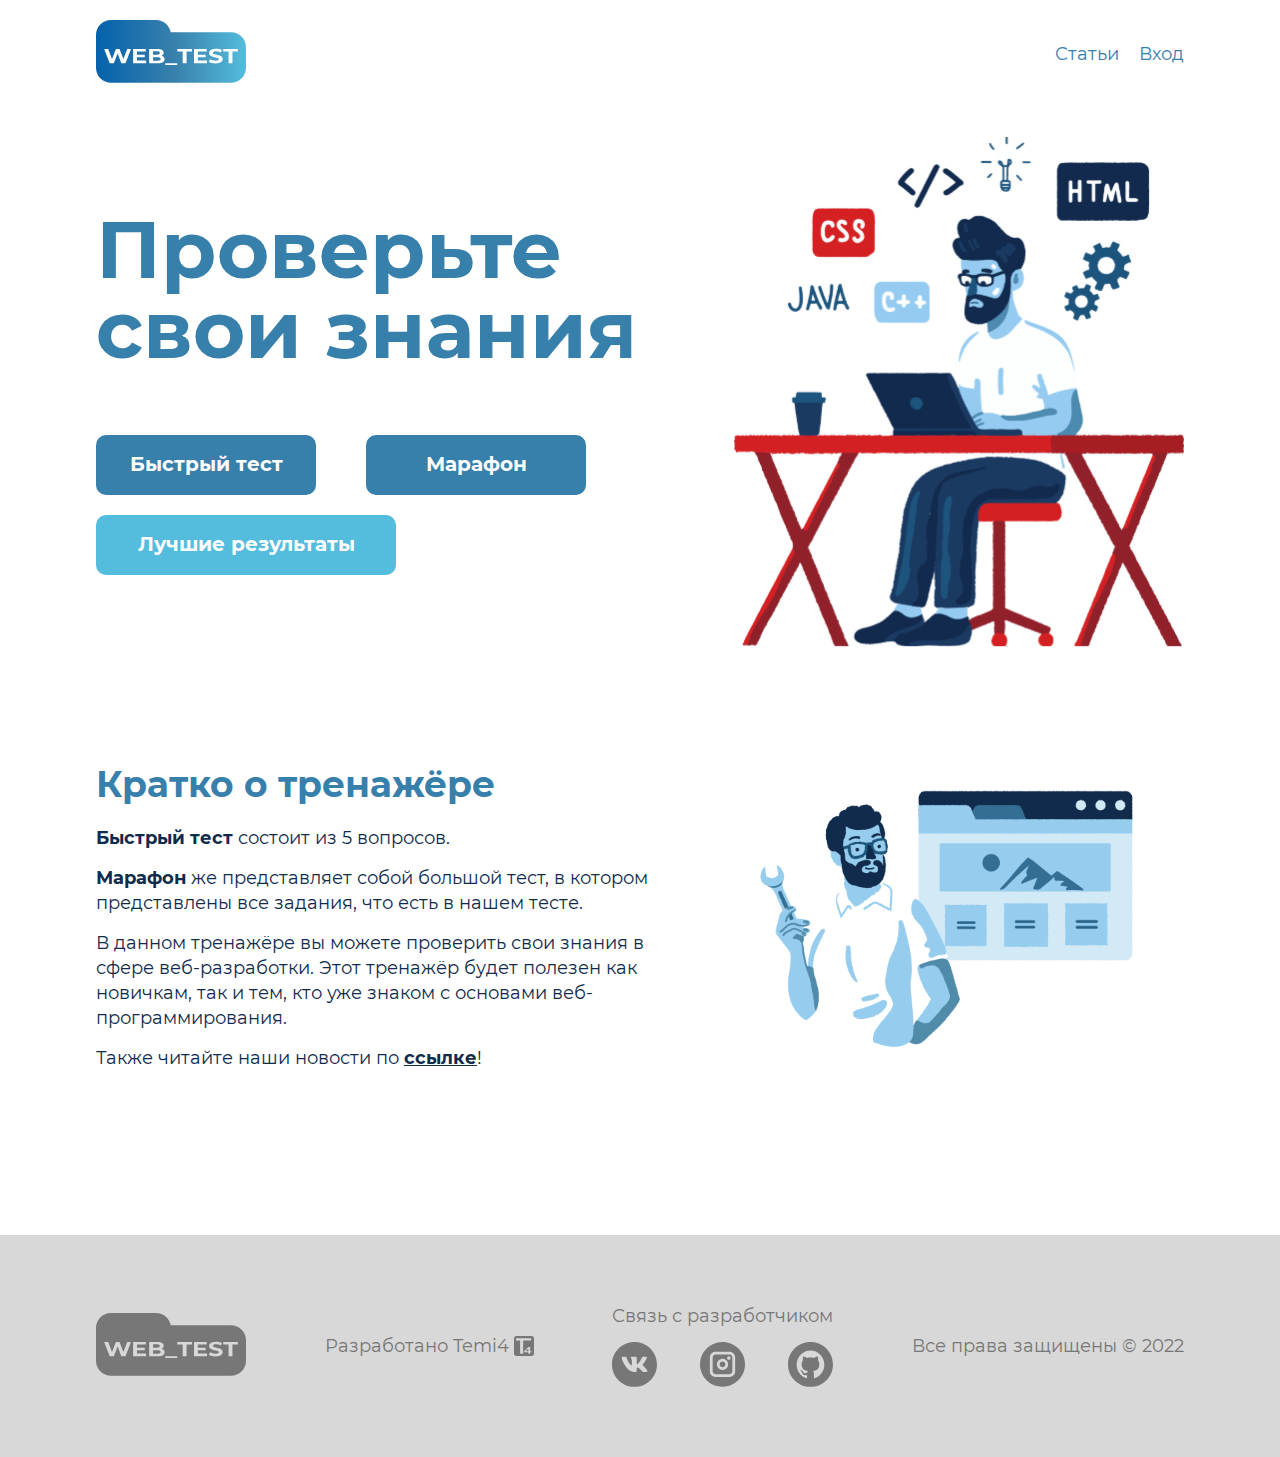
<file: index.html>
<!DOCTYPE html>
<html lang="en">
<head>
    <meta charset="UTF-8">
    <meta http-equiv="X-UA-Compatible" content="IE=edge">
    <meta name="viewport" content="width=device-width, initial-scale=1.0">
    <meta name="keywords" content="WEB_TEST web test webtest онлайн тест по программированию WEB_TEST онлайн тест по программированию webtest онлайн тест по программированию WEB TEST тест по программированию тест по веб-программированию тест по веб программированию тест по программированию сайт с тестами online test онлайн тест по html онлайн тест по css онлайн тест по javascript онлайн тест по java script онлайн тест по js проверить свой уровень знаний по программированию онлайн" />
    <meta name="description" content="WEB_TEST - это онлайн тест, который позволяет проверить свои знания по веб-программированию. Тут вы можете узнать, как хорошо владеете HTML, CSS и JavaScript!">
    <title>WEB_TEST</title>
    <link rel="stylesheet" href="css/style.css">
    <link rel="icon" href="img/favicon.ico" type="image/x-icon">
    <script type="module" src="js/index.js" defer></script>

    <!-- Yandex.Metrika counter -->
    <script type="text/javascript">
        (function (m, e, t, r, i, k, a) {
            m[i] = m[i] || function () {
                (m[i].a = m[i].a || []).push(arguments)
            };
            m[i].l = 1 * new Date();
            for (var j = 0; j < document.scripts.length; j++) {
                if (document.scripts[j].src === r) {
                    return;
                }
            }
            k = e.createElement(t), a = e.getElementsByTagName(t)[0], k.async = 1, k.src = r, a.parentNode
                .insertBefore(k, a)
        })
        (window, document, "script", "https://mc.yandex.ru/metrika/tag.js", "ym");

        ym(90488664, "init", {
            clickmap: true,
            trackLinks: true,
            accurateTrackBounce: true,
            webvisor: true
        });
    </script>
    <noscript>
        <div><img src="https://mc.yandex.ru/watch/90488664" style="position:absolute; left:-9999px;" alt="" /></div>
    </noscript>
    <!-- /Yandex.Metrika counter -->

    <!-- Google tag (gtag.js) -->
    <script async src="https://www.googletagmanager.com/gtag/js?id=G-PKR3SJ1W9T"></script>
    <script>
        window.dataLayer = window.dataLayer || [];

        function gtag() {
            dataLayer.push(arguments);
        }
        gtag('js', new Date());

        gtag('config', 'G-PKR3SJ1W9T');
    </script>
    
</head>
<body>
    <header class="header">
        <div class="header__content container">
            <a href="index.html" class="header__logo logo"><img src="img/Logo.svg" alt="WEB_TEST" class="logo__img"></a>
            <div class="header__head-btns head-btns not-authorized-btns">
                <a href="articles.html" class="head-btns__articles-btn head-btn">Статьи</a>
                <a href="login.html" class="head-btns__login-btn head-btn">Вход</a>
                <!-- <a href="registration.html" class="head-btns__register-btn head-btn">Регистрация</a> -->
            </div>
            <div class="header__head-btns head-btns authorized-btns">
                <a href="articles.html" class="head-btns__articles-btn head-btn">Статьи</a>
                <a href="profile.html" class="head-btn head-btns__profile-btn">Профиль</a>
                <p class="head-btn head-btns__logout-btn logout-btn">Выход</p>
            </div>
        </div>
    </header>
    <main class="main">
        <div class="main__content container">
            <div class="main__welcome-block welcome-block">
                <h1 class="welcome-block__heading big-heading">Проверьте свои знания</h1>
                <img src="img/index/welcome.svg" alt="Знания HTML, CSS, JS" class="welcome-block__welcome-img img">
                <div class="welcome-block__welcome-block-btns welcome-block-btns btns-block">
                    <button class="welcome-block-btns__fast-test-btn welcome-block-blue-btns btn fast-test-btn">Быстрый тест</button>
                    <button class="welcome-block-btns__marathon-btn welcome-block-blue-btns btn marathon-btn">Марафон</button>
                    <button class="welcome-block-btns__result-btn btn results-btn">Лучшие результаты</button>
                </div>
            </div>
            <div class="test-desc">
                <div class="test-desc__desc-txt">
                    <h2 class="desc-txt__title title">Кратко о тренажёре</h2>
                    <p class="desc-txt__desc-text just-text"><span class="important-text">Быстрый тест</span> состоит из 5 вопросов.</p>
                    <p class="desc-txt__desc-text just-text"><span class="important-text">Марафон</span> же представляет собой большой тест, в котором представлены все задания, что есть в нашем тесте.</p>
                    <p class="desc-txt__desc-text just-text">В данном тренажёре вы можете проверить свои знания в сфере веб-разработки. Этот тренажёр будет полезен как новичкам, так и тем, кто уже знаком с основами веб-программирования.</p>
                    <p class="desc-txt__desc-text just-text">Также читайте наши новости по <a href="articles.html" class="important-text just-text">ссылке</a>!</p>
                </div>
                <img src="img/index/description.svg" alt="Читайте описание" class="test-desc__desc-img img">
            </div>
        </div>
    </main>
    <footer class="footer">
        <div class="footer__content container">
            <a href="index.html" class="footer__logo logo"><img src="img/FootLogo.svg" alt="WEB_TEST" class="logo__img"></a>
            <div class="footer__developer-info developer-info">
                <p class="developer-info__text footer-text">Разработано Temi4</p>
                <img src="img/developerLogo.svg" alt="T4" class="developer-info__developer-logo">
            </div>
            <div class="footer__developer-contacts developer-contacts">
                <p class="developer-contacts__text footer-text">Связь с разработчиком</p>
                <div class="developer-contacts__developer-links developer-links">
                    <a href="https://vk.com/tyoyoma" class="developer-links__developer-link">
                        <img src="img/networks/vk.svg" alt="VK" class="developer-link__img">
                    </a>
                    <a href="https://www.instagram.com/artyom_ki" class="developer-links__developer-link">
                        <img src="img/networks/instagram.svg" alt="instagram" class="developer-link__img">
                    </a>
                    <a href="https://github.com/TyomaKirakos" class="developer-links__developer-link">
                        <img src="img/networks/GitHub.svg" alt="GitHub" class="developer-link__img">
                    </a>
                </div>
            </div>
            <p class="footer__copyright footer-text">Все права защищены © 2022</p>
        </div>
    </footer>
</body>
</html>
</file>
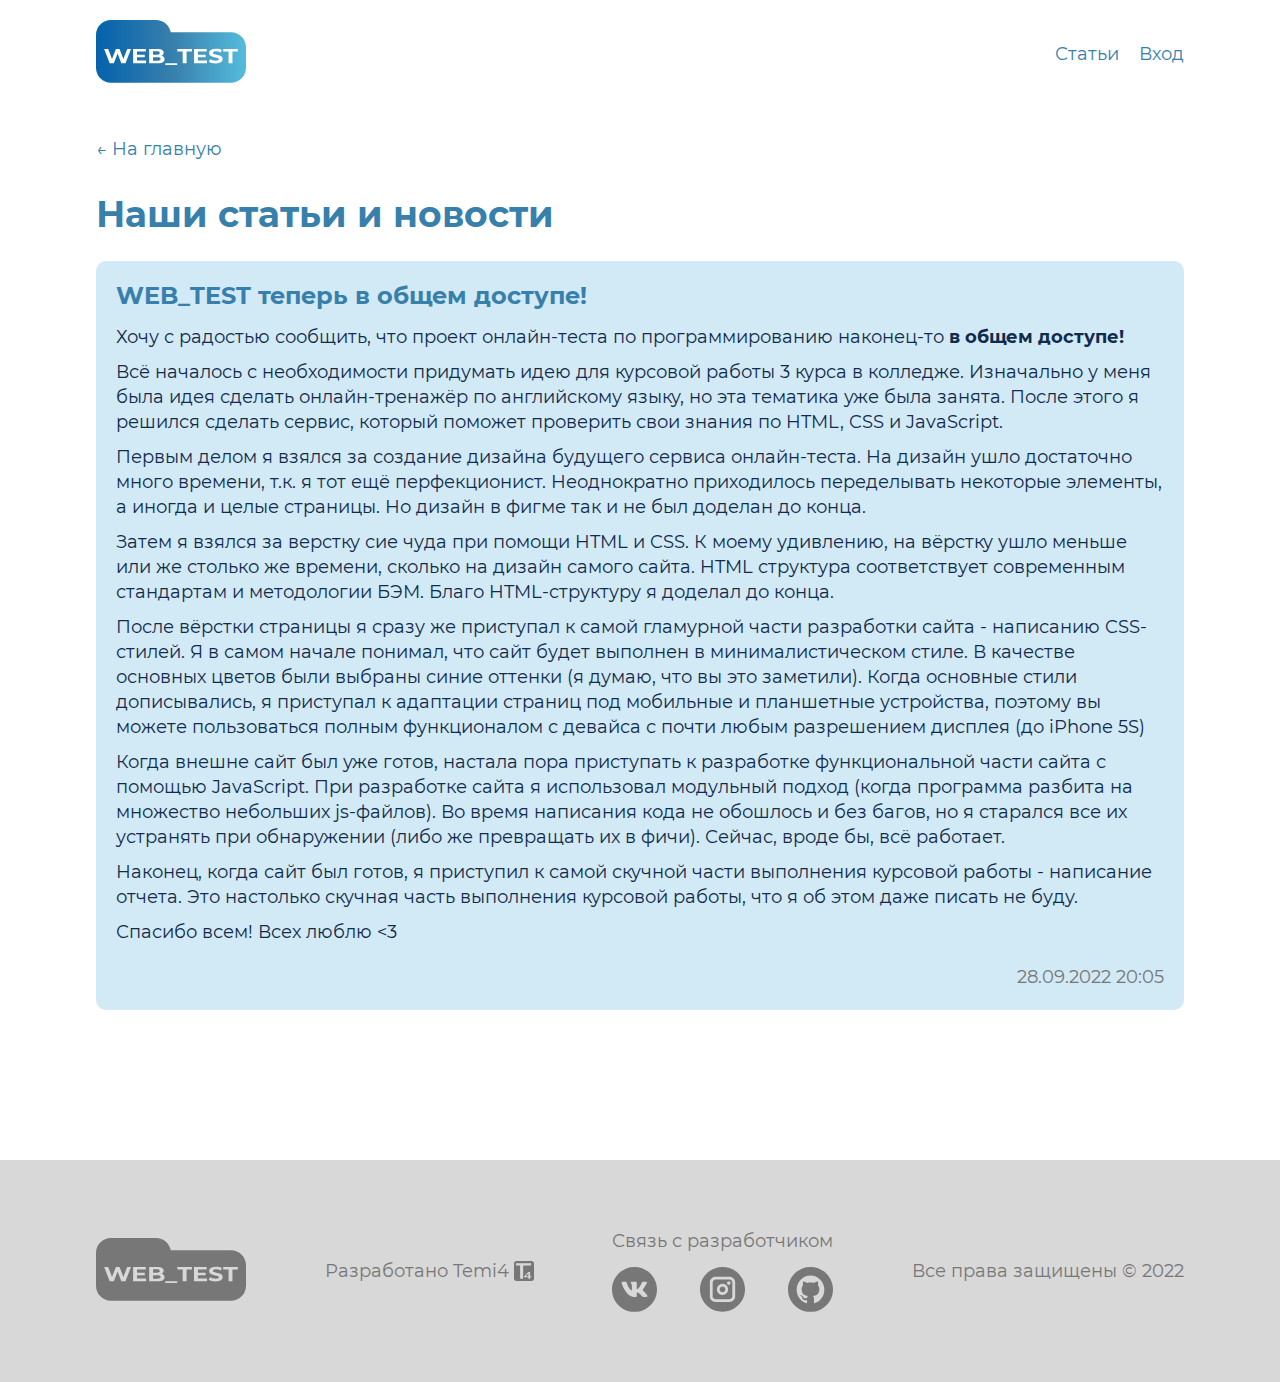
<file: articles.html>
<!DOCTYPE html>
<html lang="en">

<head>
    <meta charset="UTF-8">
    <meta http-equiv="X-UA-Compatible" content="IE=edge">
    <meta name="viewport" content="width=device-width, initial-scale=1.0">
    <meta name="keywords"
        content="WEB_TEST web test webtest онлайн тест по программированию WEB_TEST онлайн тест по программированию webtest онлайн тест по программированию WEB TEST тест по программированию тест по веб-программированию тест по веб программированию тест по программированию сайт с тестами online test онлайн тест по html онлайн тест по css онлайн тест по javascript онлайн тест по java script онлайн тест по js проверить свой уровень знаний по программированию онлайн" />
    <meta name="description"
        content="WEB_TEST - это онлайн тест, который позволяет проверить свои знания по веб-программированию. Тут вы можете узнать, как хорошо владеете HTML, CSS и JavaScript!">
    <title>Статьи</title>
    <link rel="stylesheet" href="css/style.css">
    <link rel="icon" href="img/favicon.ico" type="image/x-icon">
    <script type="module" src="js/index.js" defer></script>

    <!-- Yandex.Metrika counter -->
    <script type="text/javascript">
        (function (m, e, t, r, i, k, a) {
            m[i] = m[i] || function () {
                (m[i].a = m[i].a || []).push(arguments)
            };
            m[i].l = 1 * new Date();
            for (var j = 0; j < document.scripts.length; j++) {
                if (document.scripts[j].src === r) {
                    return;
                }
            }
            k = e.createElement(t), a = e.getElementsByTagName(t)[0], k.async = 1, k.src = r, a.parentNode
                .insertBefore(k, a)
        })
        (window, document, "script", "https://mc.yandex.ru/metrika/tag.js", "ym");

        ym(90488664, "init", {
            clickmap: true,
            trackLinks: true,
            accurateTrackBounce: true,
            webvisor: true
        });
    </script>
    <noscript>
        <div><img src="https://mc.yandex.ru/watch/90488664" style="position:absolute; left:-9999px;" alt="" /></div>
    </noscript>
    <!-- /Yandex.Metrika counter -->

    <!-- Google tag (gtag.js) -->
    <script async src="https://www.googletagmanager.com/gtag/js?id=G-PKR3SJ1W9T"></script>
    <script>
        window.dataLayer = window.dataLayer || [];

        function gtag() {
            dataLayer.push(arguments);
        }
        gtag('js', new Date());

        gtag('config', 'G-PKR3SJ1W9T');
    </script>

</head>

<body>
    <header class="header">
        <div class="header__content container">
            <a href="index.html" class="header__logo logo"><img src="img/Logo.svg" alt="WEB_TEST" class="logo__img"></a>
            <div class="header__head-btns head-btns not-authorized-btns">
                <a href="articles.html" class="head-btns__articles-btn head-btn">Статьи</a>
                <a href="login.html" class="head-btns__login-btn head-btn">Вход</a>
                <!-- <a href="registration.html" class="head-btns__register-btn head-btn">Регистрация</a> -->
            </div>
            <div class="header__head-btns head-btns authorized-btns">
                <a href="articles.html" class="head-btns__articles-btn head-btn">Статьи</a>
                <a href="profile.html" class="head-btn head-btns__profile-btn">Профиль</a>
                <p class="head-btn head-btns__logout-btn logout-btn">Выход</p>
            </div>
        </div>
    </header>
    <main class="main">
        <div class="main__content container">
            <div class="main__link-to-main-block link-to-main-block">
                <a href="index.html" class="link-to-main-block__link-to-main just-text">← На главную</a>
            </div>
            <div class="main__articles-page articles-page">
                <h2 class="articles-page__title title">Наши статьи и новости</h2>
                <section class="articles-page__articles-block articles-block">
                    <article class="articles-block__article article">
                        <h3 class="article__heading sub-heading">WEB_TEST теперь в общем доступе!</h3>
                        <p class="article__text just-text">Хочу с радостью сообщить, что проект онлайн-теста по программированию наконец-то <span class="important-text">в общем доступе!</span></p>
                        <p class="article__text just-text">Всё началось с необходимости придумать идею для курсовой работы 3 курса в колледже. Изначально у меня была идея сделать онлайн-тренажёр по английскому языку, но эта тематика уже была занята. После этого я решился сделать сервис, который поможет проверить свои знания по HTML, CSS и JavaScript.</p>
                        <p class="article__text just-text">Первым делом я взялся за создание дизайна будущего сервиса онлайн-теста. На дизайн ушло достаточно много времени, т.к. я тот ещё перфекционист. Неоднократно приходилось переделывать некоторые элементы, а иногда и целые страницы. Но дизайн в фигме так и не был доделан до конца.</p>
                        <p class="article__text just-text">Затем я взялся за верстку сие чуда при помощи HTML и CSS. К моему удивлению, на вёрстку ушло меньше или же столько же времени, сколько на дизайн самого сайта. HTML структура соответствует современным стандартам и методологии БЭМ. Благо HTML-структуру я доделал до конца.</p>
                        <p class="article__text just-text">После вёрстки страницы я сразу же приступал к самой гламурной части разработки сайта - написанию CSS-стилей. Я в самом начале понимал, что сайт будет выполнен в минималистическом стиле. В качестве основных цветов были выбраны синие оттенки (я думаю, что вы это заметили). Когда основные стили дописывались, я приступал к адаптации страниц под мобильные и планшетные устройства, поэтому вы можете пользоваться полным функционалом с девайса с почти любым разрешением дисплея (до iPhone 5S)</p>
                        <p class="article__text just-text">Когда внешне сайт был уже готов, настала пора приступать к разработке функциональной части сайта с помощью JavaScript. При разработке сайта я использовал модульный подход (когда программа разбита на множество небольших js-файлов). Во время написания кода не обошлось и без багов, но я старался все их устранять при обнаружении (либо же превращать их в фичи). Сейчас, вроде бы, всё работает.</p>
                        <p class="article__text just-text">Наконец, когда сайт был готов, я приступил к самой скучной части выполнения курсовой работы - написание отчета. Это настолько скучная часть выполнения курсовой работы, что я об этом даже писать не буду.</p>
                        <p class="article__text just-text">Спасибо всем! Всех люблю <3</p>
                        <p class="article__date-text just-text">28.09.2022 20:05</p>
                    </article>
                </section>
            </div>
        </div>
    </main>
    <footer class="footer">
        <div class="footer__content container">
            <a href="index.html" class="footer__logo logo"><img src="img/FootLogo.svg" alt="WEB_TEST"
                    class="logo__img"></a>
            <div class="footer__developer-info developer-info">
                <p class="developer-info__text footer-text">Разработано Temi4</p>
                <img src="img/developerLogo.svg" alt="T4" class="developer-info__developer-logo">
            </div>
            <div class="footer__developer-contacts developer-contacts">
                <p class="developer-contacts__text footer-text">Связь с разработчиком</p>
                <div class="developer-contacts__developer-links developer-links">
                    <a href="https://vk.com/tyoyoma" class="developer-links__developer-link">
                        <img src="img/networks/vk.svg" alt="VK" class="developer-link__img">
                    </a>
                    <a href="https://www.instagram.com/artyom_ki" class="developer-links__developer-link">
                        <img src="img/networks/instagram.svg" alt="instagram" class="developer-link__img">
                    </a>
                    <a href="https://github.com/TyomaKirakos" class="developer-links__developer-link">
                        <img src="img/networks/GitHub.svg" alt="GitHub" class="developer-link__img">
                    </a>
                </div>
            </div>
            <p class="footer__copyright footer-text">Все права защищены © 2022</p>
        </div>
    </footer>
</body>

</html>
</file>
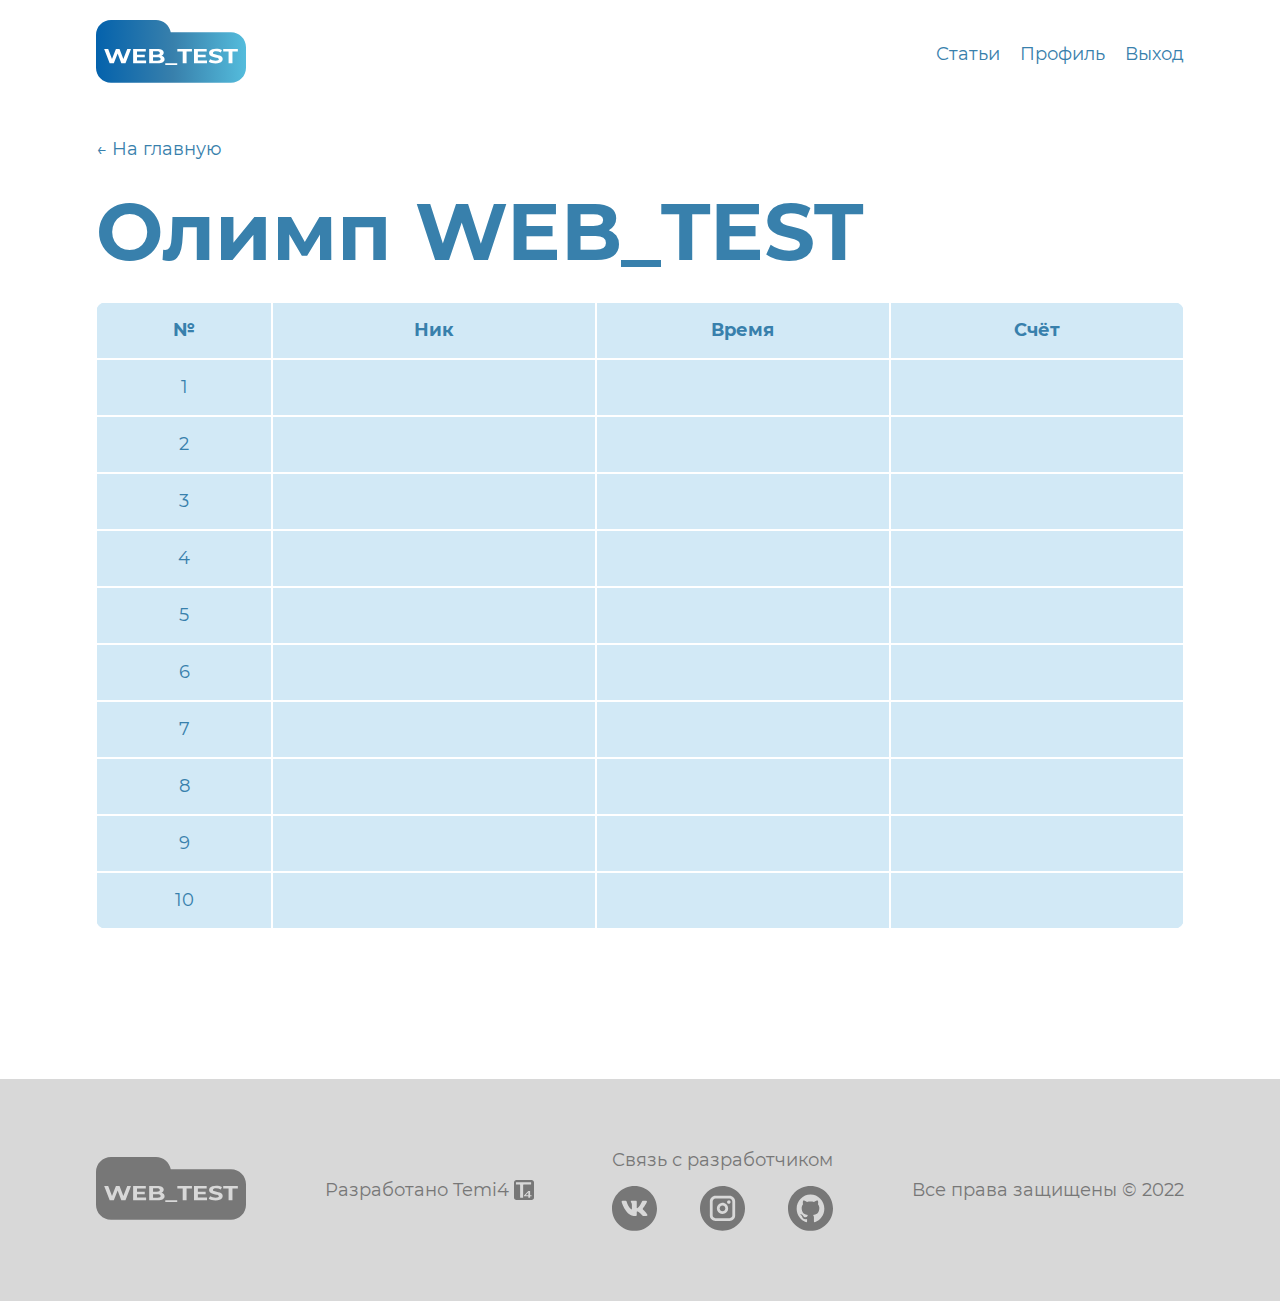
<file: best-results.html>
<!DOCTYPE html>
<html lang="en">
<head>
    <meta charset="UTF-8">
    <meta http-equiv="X-UA-Compatible" content="IE=edge">
    <meta name="viewport" content="width=device-width, initial-scale=1.0">
    <title>WEB_TEST</title>
    <link rel="stylesheet" href="css/style.css">
    <link rel="icon" href="img/favicon.ico" type="image/x-icon">
    <script type="module" src="js/index.js" defer></script>

    <!-- Yandex.Metrika counter -->
    <script type="text/javascript">
        (function (m, e, t, r, i, k, a) {
            m[i] = m[i] || function () {
                (m[i].a = m[i].a || []).push(arguments)
            };
            m[i].l = 1 * new Date();
            for (var j = 0; j < document.scripts.length; j++) {
                if (document.scripts[j].src === r) {
                    return;
                }
            }
            k = e.createElement(t), a = e.getElementsByTagName(t)[0], k.async = 1, k.src = r, a.parentNode
                .insertBefore(k, a)
        })
        (window, document, "script", "https://mc.yandex.ru/metrika/tag.js", "ym");

        ym(90488664, "init", {
            clickmap: true,
            trackLinks: true,
            accurateTrackBounce: true,
            webvisor: true
        });
    </script>
    <noscript>
        <div><img src="https://mc.yandex.ru/watch/90488664" style="position:absolute; left:-9999px;" alt="" /></div>
    </noscript>
    <!-- /Yandex.Metrika counter -->

    <!-- Google tag (gtag.js) -->
    <script async src="https://www.googletagmanager.com/gtag/js?id=G-PKR3SJ1W9T"></script>
    <script>
        window.dataLayer = window.dataLayer || [];

        function gtag() {
            dataLayer.push(arguments);
        }
        gtag('js', new Date());

        gtag('config', 'G-PKR3SJ1W9T');
    </script>
    
</head>
<body>
    <header class="header">
        <div class="header__content container">
            <a href="index.html" class="header__logo logo"><img src="img/Logo.svg" alt="WEB_TEST" class="logo__img"></a>
            <div class="header__head-btns head-btns">
                <a href="articles.html" class="head-btns__articles-btn head-btn">Статьи</a>
                <a href="profile.html" class="head-btn head-btns__profile-btn">Профиль</a>
                <p class="head-btn head-btns__logout-btn logout-btn">Выход</p>
            </div>
        </div>
    </header>
    <main class="main">
        <div class="main__content container">
            <div class="main__link-to-main-block link-to-main-block">
                <a href="index.html" class="link-to-main-block__link-to-main just-text">← На главную</a>
            </div>
            <div class="main__best-results-page best-results-page">
                <h2 class="best-results-page__heading big-heading">Олимп WEB_TEST</h2>
                <div class="best-results-page__best-result-table best-result-table">
                    <!-- сгенерированная таблица -->
                </div>
            </div>
        </div>
    </main>
    <footer class="footer">
        <div class="footer__content container">
            <a href="index.html" class="footer__logo logo"><img src="img/FootLogo.svg" alt="WEB_TEST" class="logo__img"></a>
            <div class="footer__developer-info developer-info">
                <p class="developer-info__text footer-text">Разработано Temi4</p>
                <img src="img/developerLogo.svg" alt="T4" class="developer-info__developer-logo">
            </div>
            <div class="footer__developer-contacts developer-contacts">
                <p class="developer-contacts__text footer-text">Связь с разработчиком</p>
                <div class="developer-contacts__developer-links developer-links">
                    <a href="https://vk.com/tyoyoma" class="developer-links__developer-link">
                        <img src="img/networks/vk.svg" alt="VK" class="developer-link__img">
                    </a>
                    <a href="https://www.instagram.com/artyom_ki" class="developer-links__developer-link">
                        <img src="img/networks/instagram.svg" alt="instagram" class="developer-link__img">
                    </a>
                    <a href="https://github.com/TyomaKirakos" class="developer-links__developer-link">
                        <img src="img/networks/GitHub.svg" alt="GitHub" class="developer-link__img">
                    </a>
                </div>
            </div>
            <p class="footer__copyright footer-text">Все права защищены © 2022</p>
        </div>
    </footer>
</body>
</html>
</file>
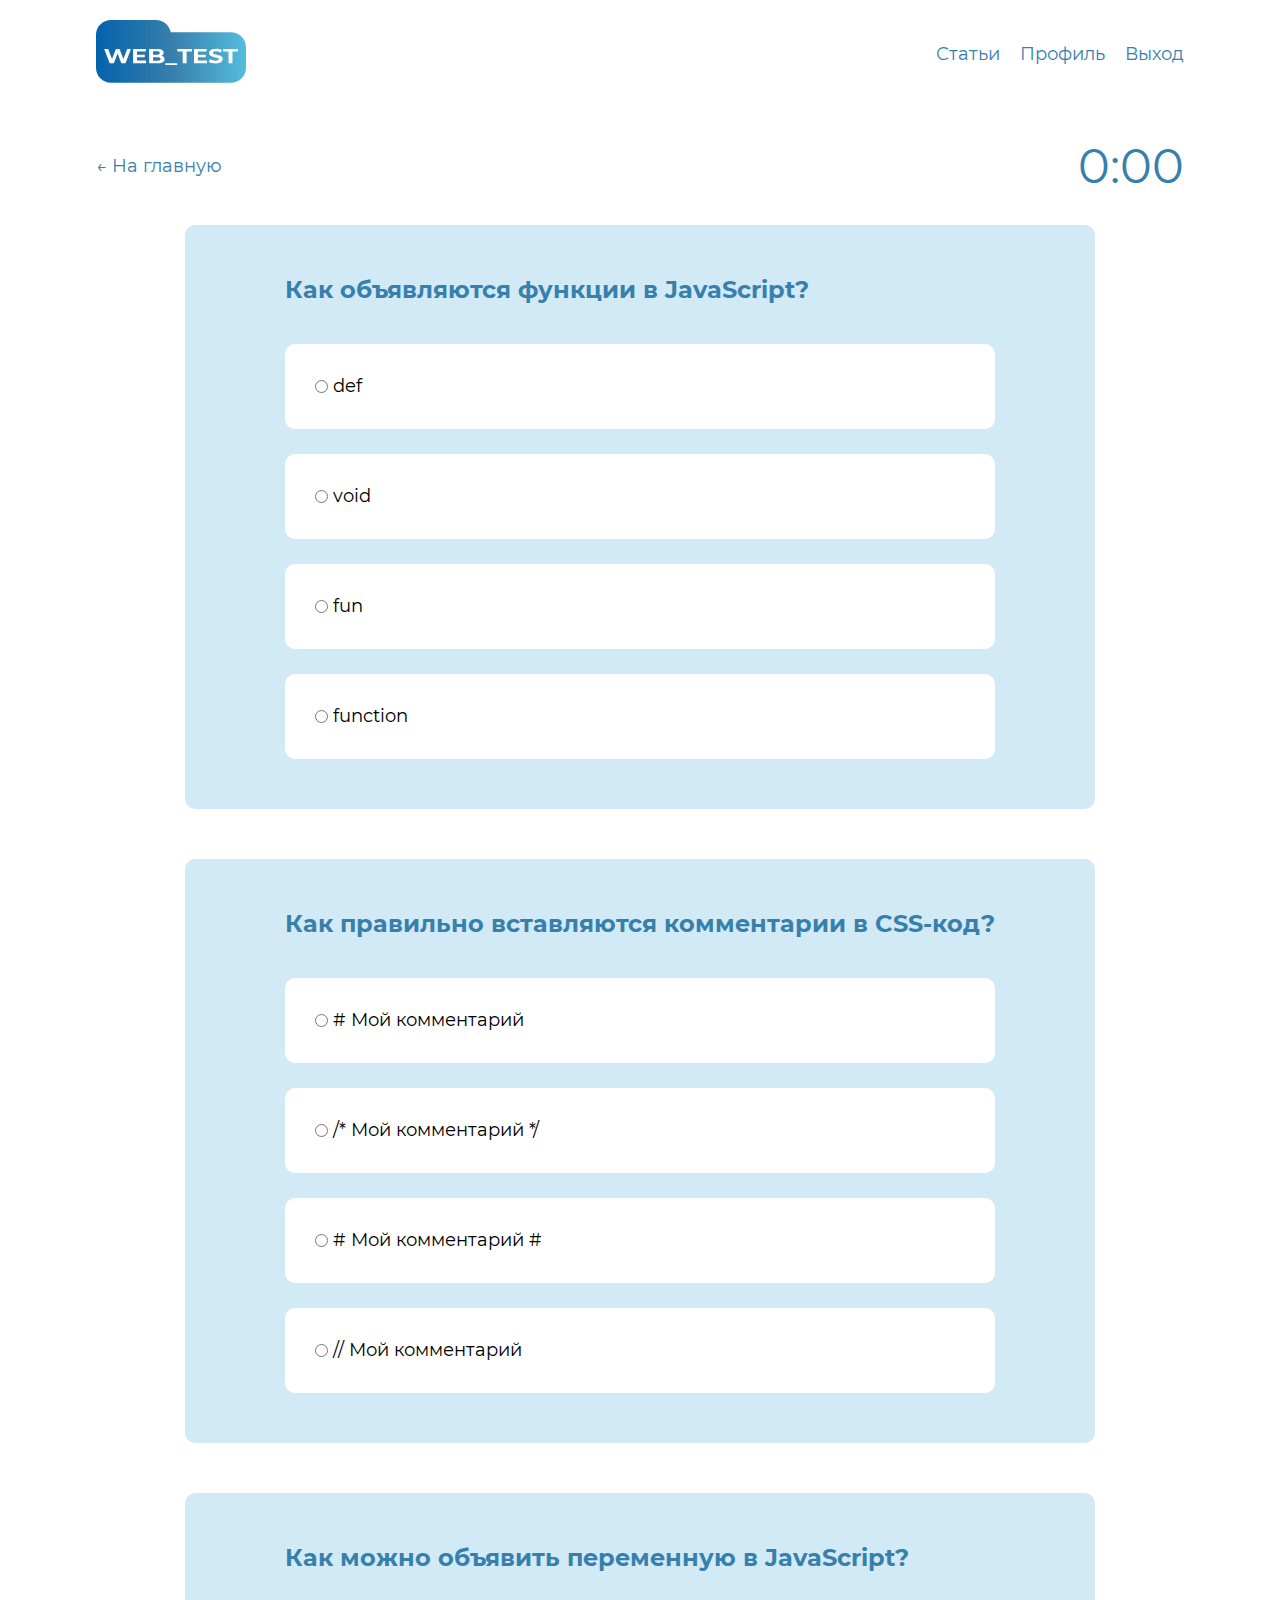
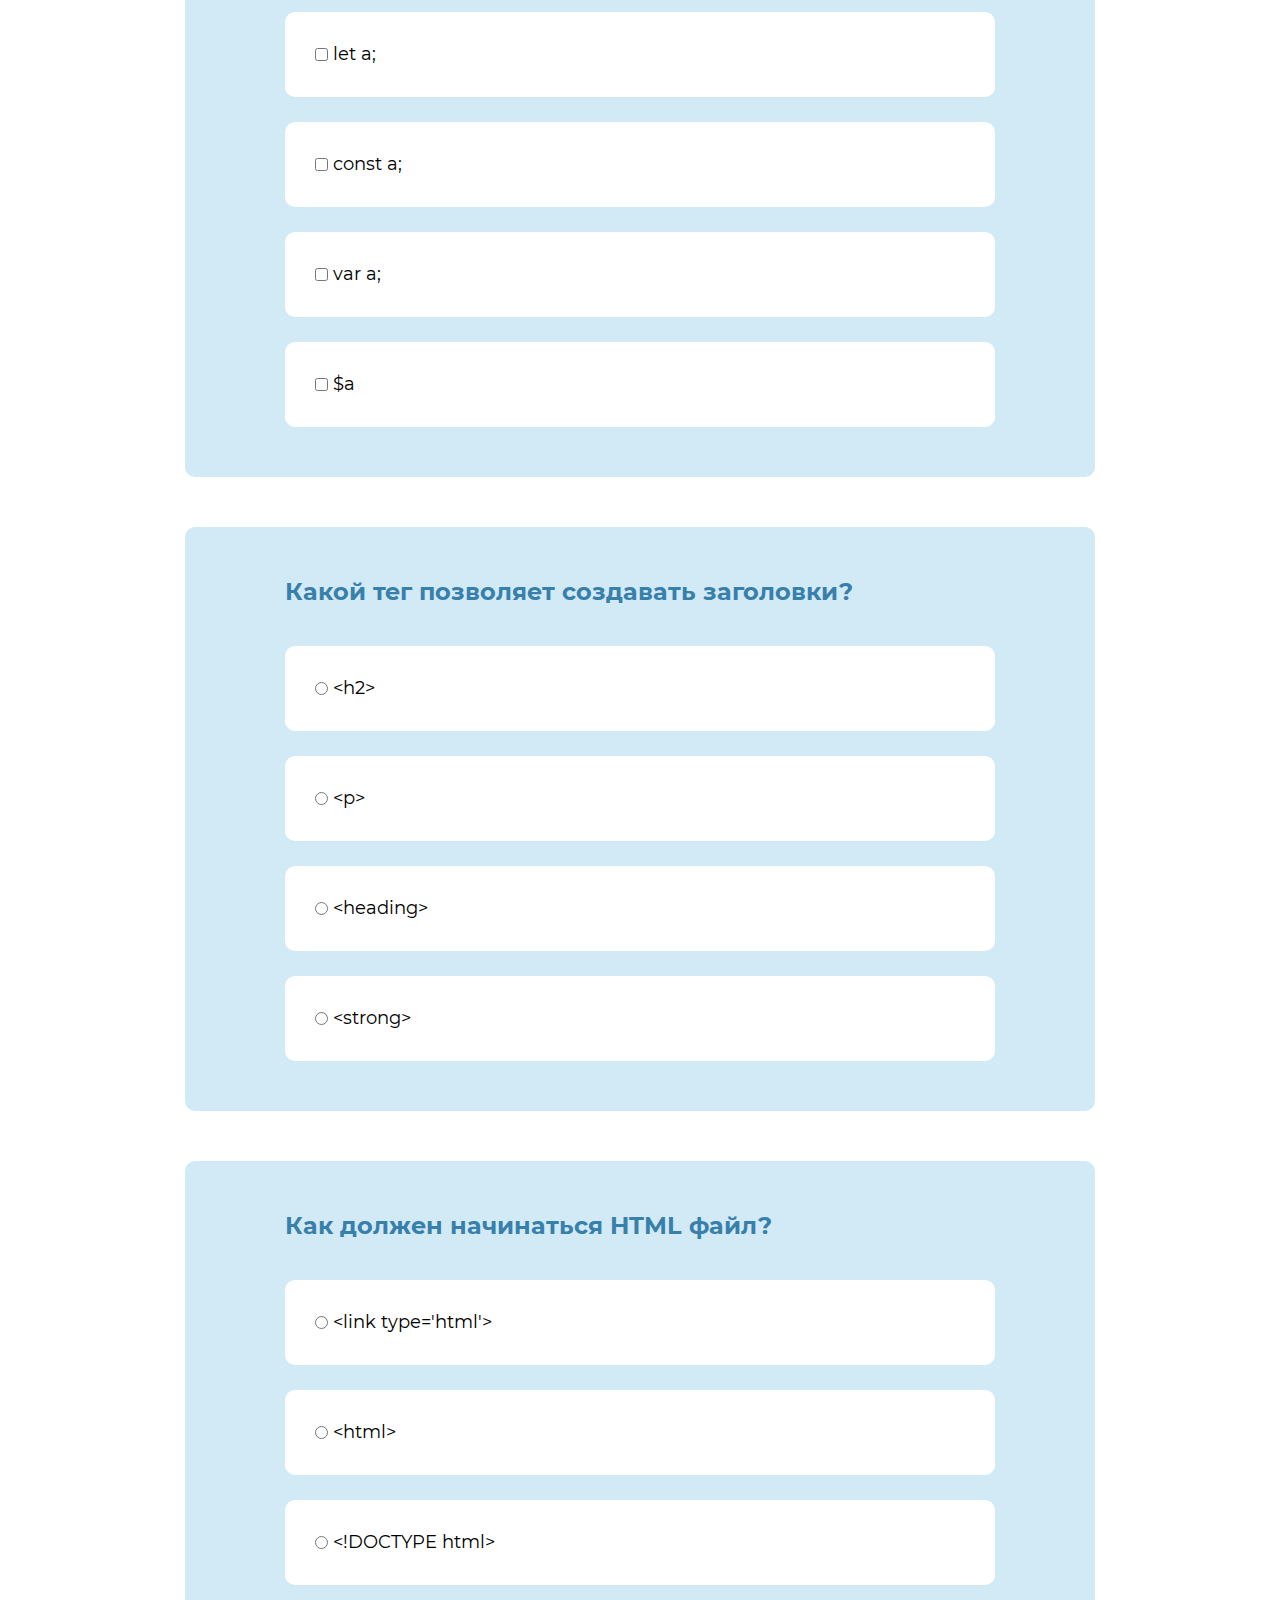
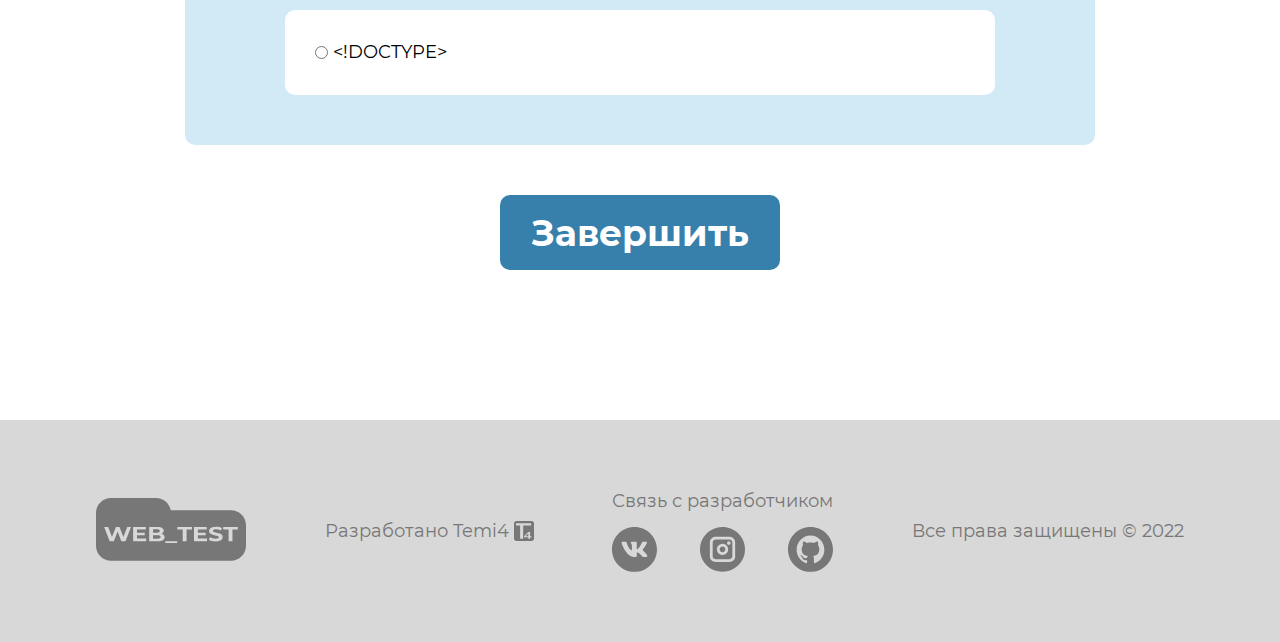
<file: fast-test.html>
<!DOCTYPE html>
<html lang="en">
<head>
    <meta charset="UTF-8">
    <meta http-equiv="X-UA-Compatible" content="IE=edge">
    <meta name="viewport" content="width=device-width, initial-scale=1.0">
    <title>WEB_TEST</title>
    <link rel="stylesheet" href="css/style.css">
    <link rel="icon" href="img/favicon.ico" type="image/x-icon">
    <script type="module" src="js/index.js" defer></script>

    <!-- Yandex.Metrika counter -->
    <script type="text/javascript">
        (function (m, e, t, r, i, k, a) {
            m[i] = m[i] || function () {
                (m[i].a = m[i].a || []).push(arguments)
            };
            m[i].l = 1 * new Date();
            for (var j = 0; j < document.scripts.length; j++) {
                if (document.scripts[j].src === r) {
                    return;
                }
            }
            k = e.createElement(t), a = e.getElementsByTagName(t)[0], k.async = 1, k.src = r, a.parentNode
                .insertBefore(k, a)
        })
        (window, document, "script", "https://mc.yandex.ru/metrika/tag.js", "ym");

        ym(90488664, "init", {
            clickmap: true,
            trackLinks: true,
            accurateTrackBounce: true,
            webvisor: true
        });
    </script>
    <noscript>
        <div><img src="https://mc.yandex.ru/watch/90488664" style="position:absolute; left:-9999px;" alt="" /></div>
    </noscript>
    <!-- /Yandex.Metrika counter -->

    <!-- Google tag (gtag.js) -->
    <script async src="https://www.googletagmanager.com/gtag/js?id=G-PKR3SJ1W9T"></script>
    <script>
        window.dataLayer = window.dataLayer || [];

        function gtag() {
            dataLayer.push(arguments);
        }
        gtag('js', new Date());

        gtag('config', 'G-PKR3SJ1W9T');
    </script>
    
</head>
<body>
    <header class="header">
        <div class="header__content container">
            <a href="index.html" class="header__logo logo"><img src="img/Logo.svg" alt="WEB_TEST" class="logo__img"></a>
            <div class="header__head-btns head-btns">
                <a href="articles.html" class="head-btns__articles-btn head-btn">Статьи</a>
                <a href="profile.html" class="head-btn head-btns__profile-btn">Профиль</a>
                <p class="head-btn head-btns__logout-btn logout-btn">Выход</p>
            </div>
        </div>
    </header>
    <main class="main">
        <div class="main__content container">
            <div class="main__link-to-main-block link-to-main-block test-page-link-to-main">
                <a href="index.html" class="link-to-main-block__link-to-main just-text">← На главную</a>
                <p class="link-to-main-block__stopwatch test-stopwatch">
                    <span class="test-stopwatch__minutes test-stopwatch__digits">0</span>:<span class="test-stopwatch__seconds test-stopwatch__digits">00</span>
                </p>
            </div>
            <div class="main__link-to-main-block link-to-main-block link-block-without-stopwatch">
                <a href="index.html" class="link-to-main-block__link-to-main just-text">← На главную</a>
            </div>
            <div class="main__test-page test-page">
                <div class="test-page__tasks-block">

                </div>

                <!-- Кнопки переключения страниц -->

                <!-- <div class="test-page__next-back-btns next-back-btns">
                    <button class="next-back-btns__btn next-back-btns__back-btn btn">← Назад</button>
                    <button class="next-back-btns__btn next-back-btns__next-btn btn">Вперёд →</button>
                </div>
                <div class="test-page__tasks-pagination tasks-pagination">
                    <button class="tasks-pagination__task-number btn">1</button>
                    <button class="tasks-pagination__task-number btn">2</button>
                    <button class="tasks-pagination__task-number btn">3</button>
                    <button class="tasks-pagination__task-number btn">4</button>
                    <button class="tasks-pagination__task-number btn">5</button>
                </div> -->
                <button class="test-page__finish-btn">Завершить</button>
            </div>
        </div>
    </main>
    <footer class="footer">
        <div class="footer__content container">
            <a href="index.html" class="footer__logo logo"><img src="img/FootLogo.svg" alt="WEB_TEST" class="logo__img"></a>
            <div class="footer__developer-info developer-info">
                <p class="developer-info__text footer-text">Разработано Temi4</p>
                <img src="img/developerLogo.svg" alt="T4" class="developer-info__developer-logo">
            </div>
            <div class="footer__developer-contacts developer-contacts">
                <p class="developer-contacts__text footer-text">Связь с разработчиком</p>
                <div class="developer-contacts__developer-links developer-links">
                    <a href="https://vk.com/tyoyoma" class="developer-links__developer-link">
                        <img src="img/networks/vk.svg" alt="VK" class="developer-link__img">
                    </a>
                    <a href="https://www.instagram.com/artyom_ki" class="developer-links__developer-link">
                        <img src="img/networks/instagram.svg" alt="instagram" class="developer-link__img">
                    </a>
                    <a href="https://github.com/TyomaKirakos" class="developer-links__developer-link">
                        <img src="img/networks/GitHub.svg" alt="GitHub" class="developer-link__img">
                    </a>
                </div>
            </div>
            <p class="footer__copyright footer-text">Все права защищены © 2022</p>
        </div>
    </footer>
</body>
</html>
</file>
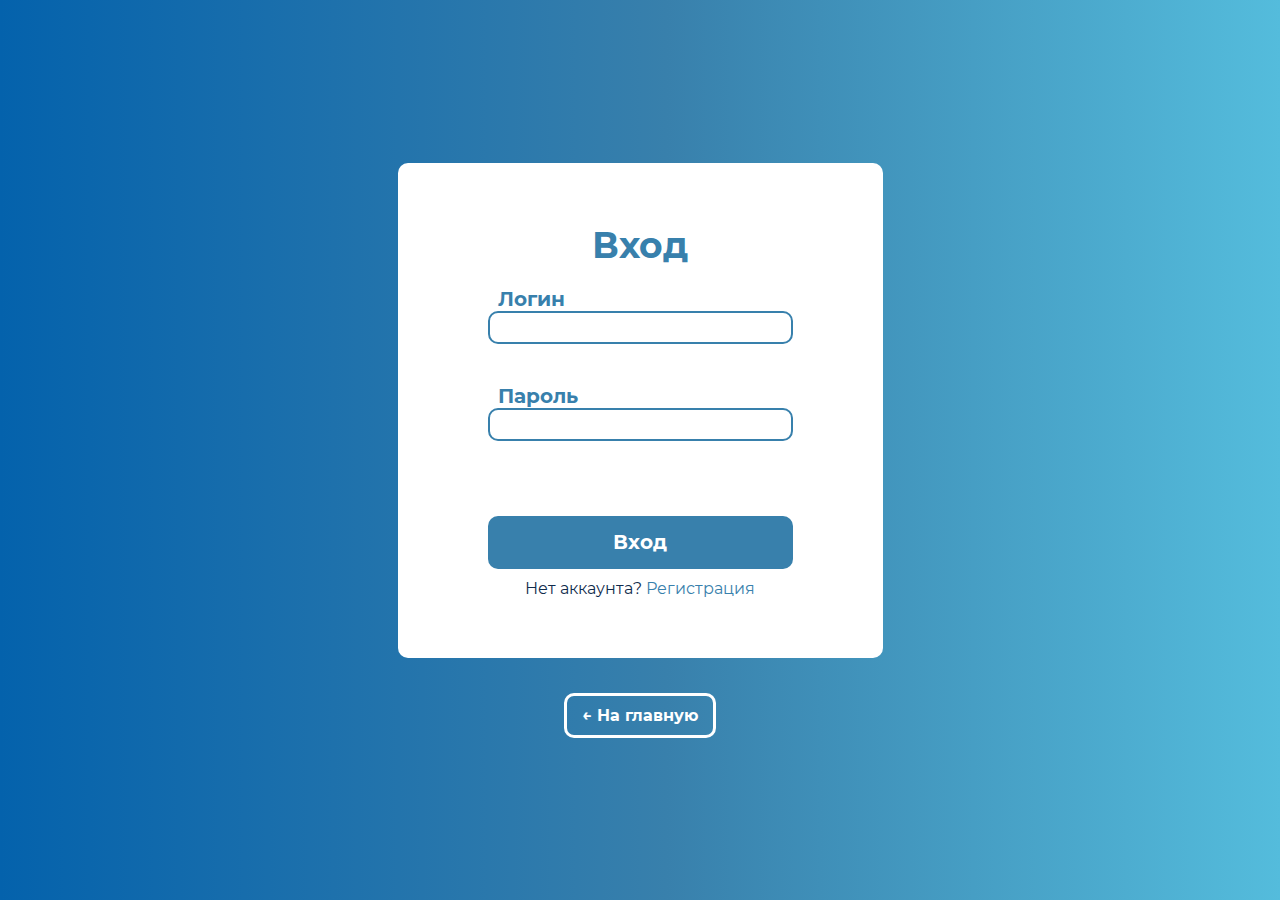
<file: login.html>
<!DOCTYPE html>
<html lang="en">
<head>
    <meta charset="UTF-8">
    <meta http-equiv="X-UA-Compatible" content="IE=edge">
    <meta name="viewport" content="width=device-width, initial-scale=1.0">
    <title>Вход</title>
    <link rel="stylesheet" href="css/style.css">
    <link rel="icon" href="img/favicon.ico" type="image/x-icon">
    <script type="module" src="js/index.js" defer></script>

    <!-- Yandex.Metrika counter -->
    <script type="text/javascript">
        (function (m, e, t, r, i, k, a) {
            m[i] = m[i] || function () {
                (m[i].a = m[i].a || []).push(arguments)
            };
            m[i].l = 1 * new Date();
            for (var j = 0; j < document.scripts.length; j++) {
                if (document.scripts[j].src === r) {
                    return;
                }
            }
            k = e.createElement(t), a = e.getElementsByTagName(t)[0], k.async = 1, k.src = r, a.parentNode
                .insertBefore(k, a)
        })
        (window, document, "script", "https://mc.yandex.ru/metrika/tag.js", "ym");

        ym(90488664, "init", {
            clickmap: true,
            trackLinks: true,
            accurateTrackBounce: true,
            webvisor: true
        });
    </script>
    <noscript>
        <div><img src="https://mc.yandex.ru/watch/90488664" style="position:absolute; left:-9999px;" alt="" /></div>
    </noscript>
    <!-- /Yandex.Metrika counter -->

    <!-- Google tag (gtag.js) -->
    <script async src="https://www.googletagmanager.com/gtag/js?id=G-PKR3SJ1W9T"></script>
    <script>
        window.dataLayer = window.dataLayer || [];

        function gtag() {
            dataLayer.push(arguments);
        }
        gtag('js', new Date());

        gtag('config', 'G-PKR3SJ1W9T');
    </script>
    
</head>
<body>
    <main class="log-reg-part">
        <form class="log-reg-part__form form">
            <h2 class="form__heading">Вход</h2>
            <div class="form__inputs">
                <label for="login-input" class="inputs__label">Логин</label>
                <input type="text" required id="login-input" class="inputs__input login-input just-text" minlength="5" maxlength="20" title="Логин должен содержать от 5 до 20 символов и может состоять из латинских букв, цифр и нижнего подчёркивания" name="login-input" pattern="^\w+$">
            </div>
            <div class="form__inputs">
                <label for="password-input" class="inputs__label">Пароль</label>
                <input type="password" required id="password-input" class="inputs__input password-input just-text" minlength="5" maxlength="40" title="Пароль должен содержать от 5 до 40 символов и не дожен содержать пробел" name="password-input" pattern="^[^\s]*$">
            </div>
            <div class="form__submit-block submit-block">
                <p class="submit-block__log-reg-error-text log-or-pswd-error">Неверный логин или пароль</p>
                <button type="submit" class="submit-block__submit-btn login-btn btn">Вход</button>
                <p class="submit-block__additive-forwarding">Нет аккаунта? <a href="registration.html" class="additive-forwarding__link">Регистрация</a></p>
            </div>
        </form>
        <a href="index.html" class="log-reg-part__link-to-main">← На главную</a>
    </main>
</body>
</html>
</file>
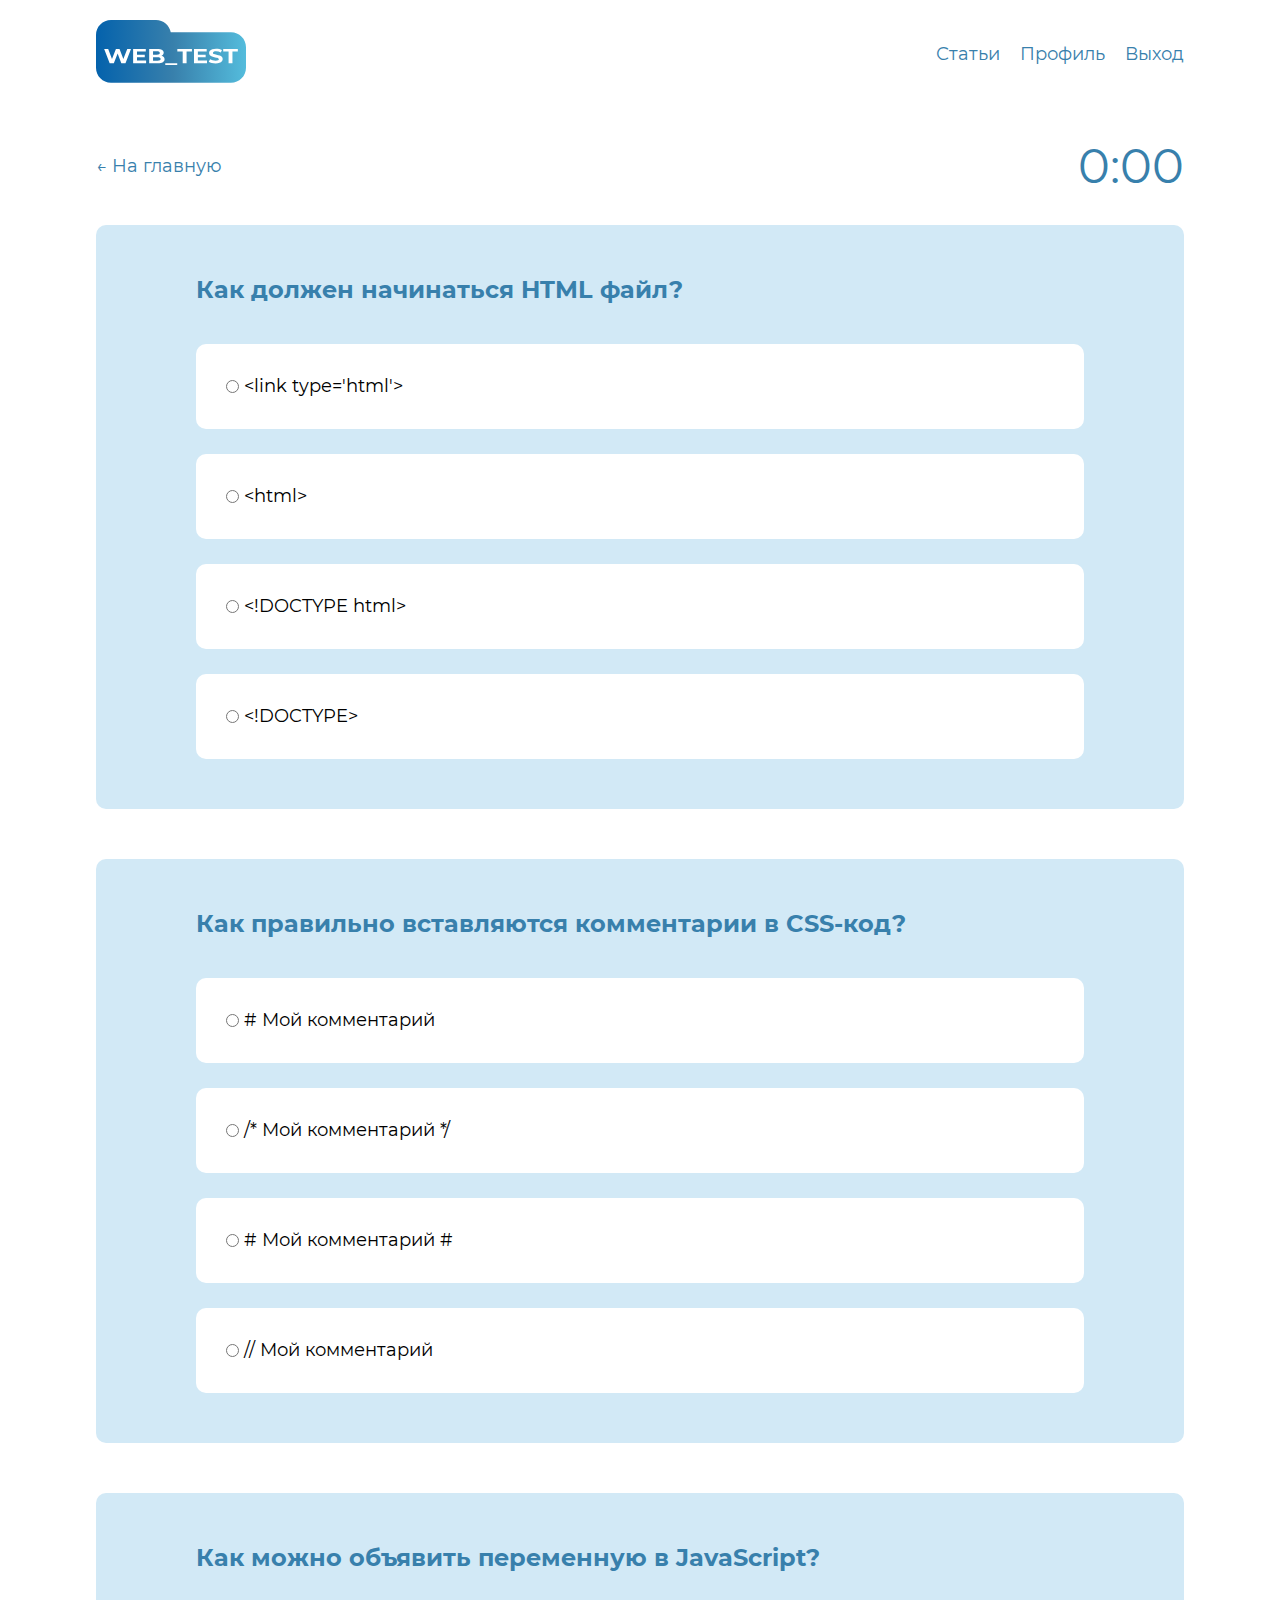
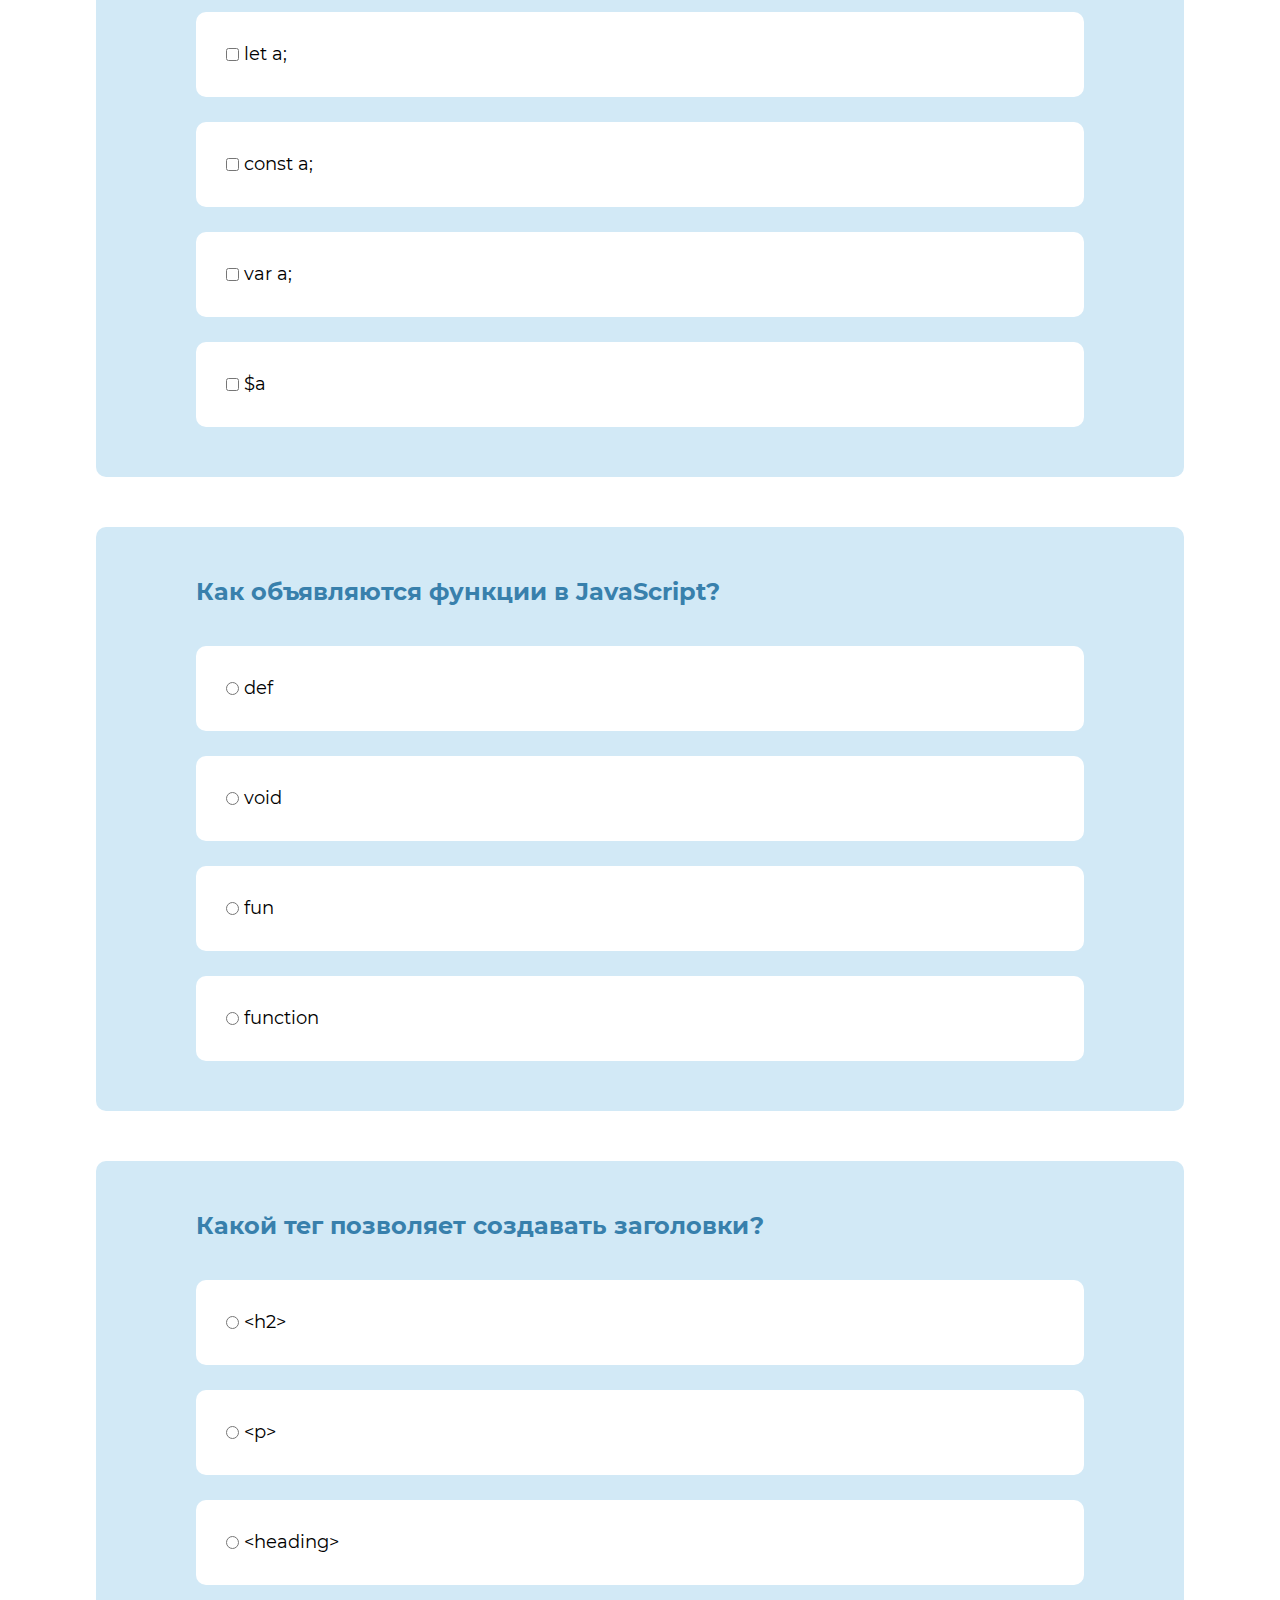
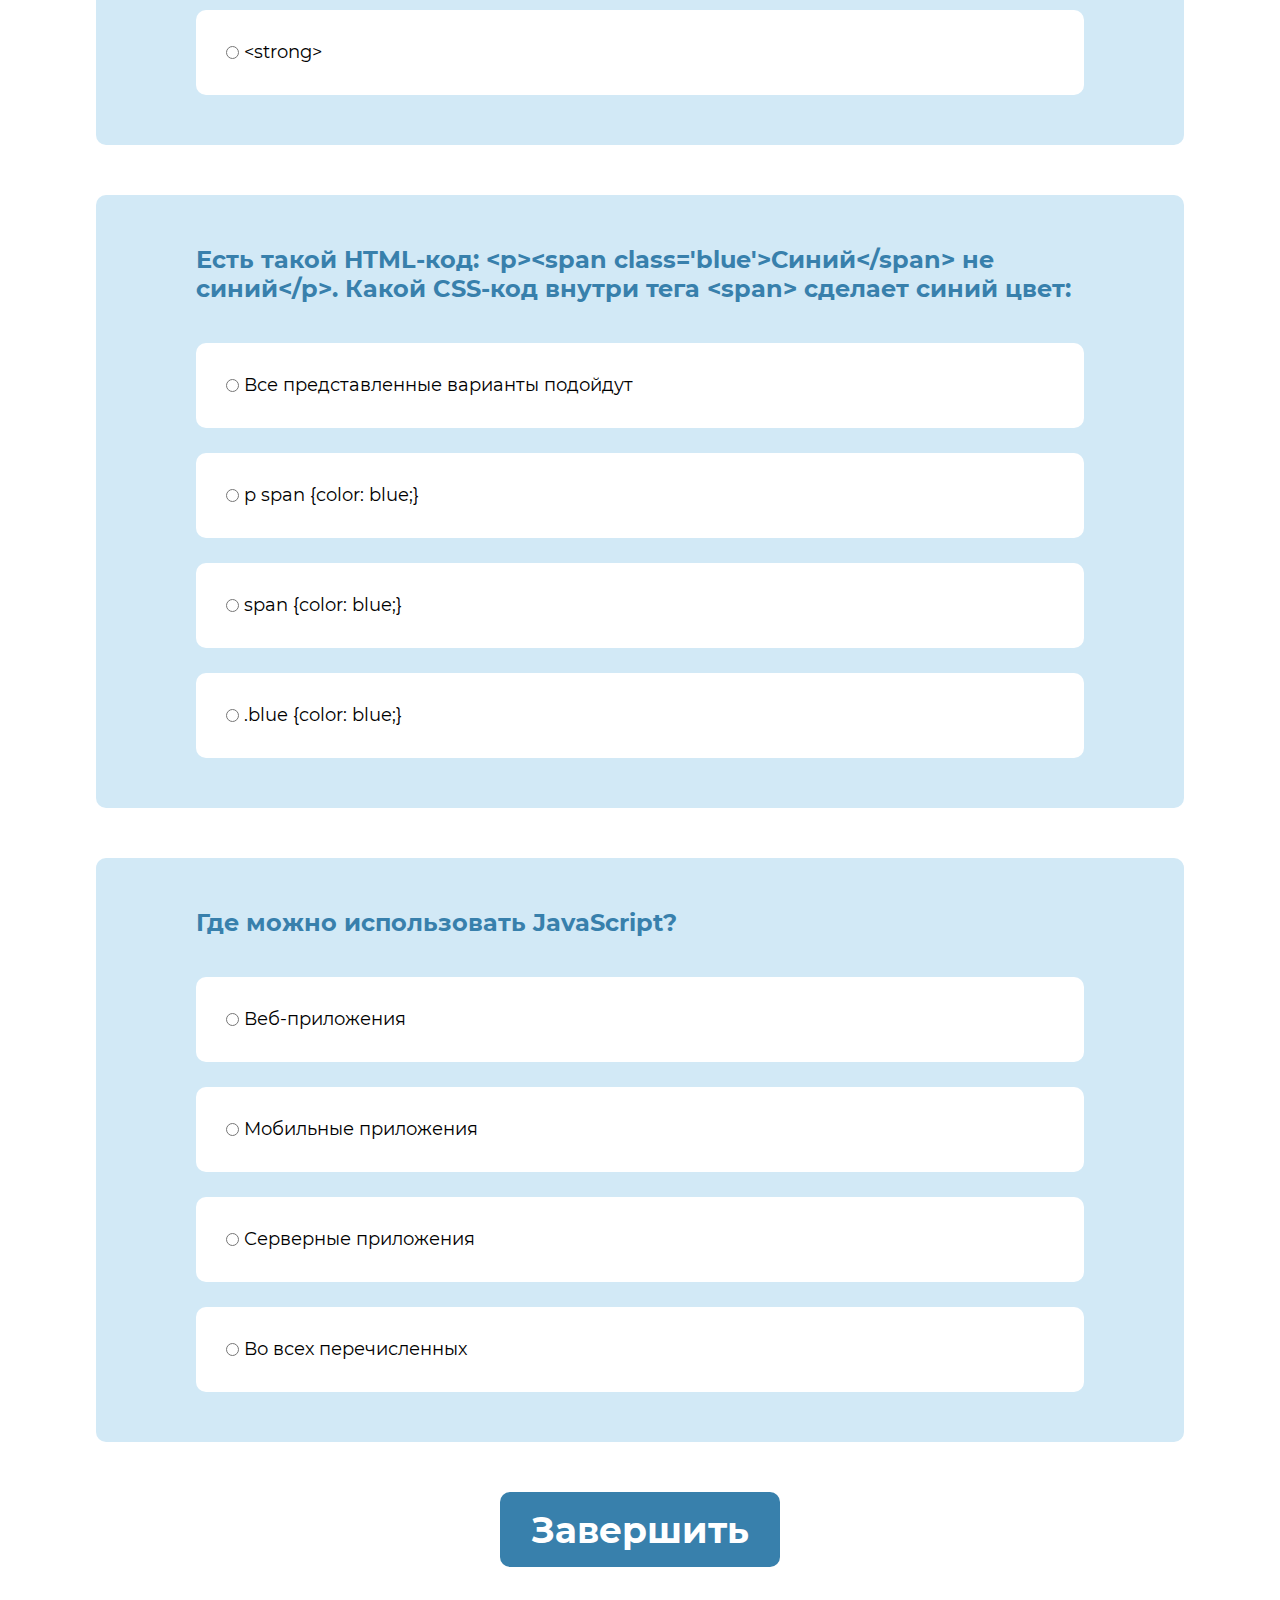
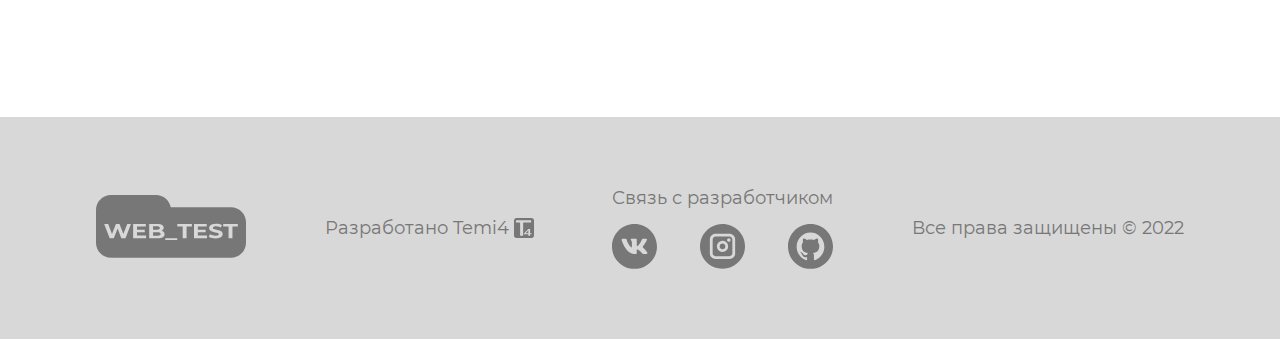
<file: marathon-test.html>
<!DOCTYPE html>
<html lang="en">
<head>
    <meta charset="UTF-8">
    <meta http-equiv="X-UA-Compatible" content="IE=edge">
    <meta name="viewport" content="width=device-width, initial-scale=1.0">
    <title>WEB_TEST</title>
    <link rel="stylesheet" href="css/style.css">
    <link rel="icon" href="img/favicon.ico" type="image/x-icon">
    <script type="module" src="js/index.js" defer></script>

    <!-- Yandex.Metrika counter -->
    <script type="text/javascript">
        (function (m, e, t, r, i, k, a) {
            m[i] = m[i] || function () {
                (m[i].a = m[i].a || []).push(arguments)
            };
            m[i].l = 1 * new Date();
            for (var j = 0; j < document.scripts.length; j++) {
                if (document.scripts[j].src === r) {
                    return;
                }
            }
            k = e.createElement(t), a = e.getElementsByTagName(t)[0], k.async = 1, k.src = r, a.parentNode
                .insertBefore(k, a)
        })
        (window, document, "script", "https://mc.yandex.ru/metrika/tag.js", "ym");

        ym(90488664, "init", {
            clickmap: true,
            trackLinks: true,
            accurateTrackBounce: true,
            webvisor: true
        });
    </script>
    <noscript>
        <div><img src="https://mc.yandex.ru/watch/90488664" style="position:absolute; left:-9999px;" alt="" /></div>
    </noscript>
    <!-- /Yandex.Metrika counter -->

    <!-- Google tag (gtag.js) -->
    <script async src="https://www.googletagmanager.com/gtag/js?id=G-PKR3SJ1W9T"></script>
    <script>
        window.dataLayer = window.dataLayer || [];

        function gtag() {
            dataLayer.push(arguments);
        }
        gtag('js', new Date());

        gtag('config', 'G-PKR3SJ1W9T');
    </script>
    
</head>
<body>
    <header class="header">
        <div class="header__content container">
            <a href="index.html" class="header__logo logo"><img src="img/Logo.svg" alt="WEB_TEST" class="logo__img"></a>
            <div class="header__head-btns head-btns">
                <a href="articles.html" class="head-btns__articles-btn head-btn">Статьи</a>
                <a href="profile.html" class="head-btn head-btns__profile-btn">Профиль</a>
                <p class="head-btn head-btns__logout-btn logout-btn">Выход</p>
            </div>
        </div>
    </header>
    <main class="main">
        <div class="main__content container">
            <div class="main__link-to-main-block link-to-main-block test-page-link-to-main">
                <a href="index.html" class="link-to-main-block__link-to-main just-text">← На главную</a>
                <p class="link-to-main-block__stopwatch test-stopwatch">
                    <span class="test-stopwatch__minutes test-stopwatch__digits">0</span>:<span class="test-stopwatch__seconds test-stopwatch__digits">00</span>
                </p>
            </div>
            <div class="main__link-to-main-block link-to-main-block link-block-without-stopwatch">
                <a href="index.html" class="link-to-main-block__link-to-main just-text">← На главную</a>
            </div>
            <div class="main__test-page test-page">
                <div class="test-page__tasks-block">

                </div>
                <!-- <div class="test-page__next-back-btns next-back-btns">
                    <button class="next-back-btns__btn next-back-btns__back-btn btn">← Назад</button>
                    <button class="next-back-btns__btn next-back-btns__next-btn btn">Вперёд →</button>
                </div>
                <div class="test-page__tasks-pagination tasks-pagination">
                    <button class="tasks-pagination__task-number btn">1</button>
                    <button class="tasks-pagination__task-number btn">2</button>
                    <button class="tasks-pagination__task-number btn">3</button>
                    <button class="tasks-pagination__task-number btn">4</button>
                    <button class="tasks-pagination__task-number btn">5</button>
                </div> -->
                <button class="test-page__finish-btn">Завершить</button>
            </div>
        </div>
    </main>
    <footer class="footer">
        <div class="footer__content container">
            <a href="index.html" class="footer__logo logo"><img src="img/FootLogo.svg" alt="WEB_TEST" class="logo__img"></a>
            <div class="footer__developer-info developer-info">
                <p class="developer-info__text footer-text">Разработано Temi4</p>
                <img src="img/developerLogo.svg" alt="T4" class="developer-info__developer-logo">
            </div>
            <div class="footer__developer-contacts developer-contacts">
                <p class="developer-contacts__text footer-text">Связь с разработчиком</p>
                <div class="developer-contacts__developer-links developer-links">
                    <a href="https://vk.com/tyoyoma" class="developer-links__developer-link">
                        <img src="img/networks/vk.svg" alt="VK" class="developer-link__img">
                    </a>
                    <a href="https://www.instagram.com/artyom_ki" class="developer-links__developer-link">
                        <img src="img/networks/instagram.svg" alt="instagram" class="developer-link__img">
                    </a>
                    <a href="https://github.com/TyomaKirakos" class="developer-links__developer-link">
                        <img src="img/networks/GitHub.svg" alt="GitHub" class="developer-link__img">
                    </a>
                </div>
            </div>
            <p class="footer__copyright footer-text">Все права защищены © 2022</p>
        </div>
    </footer>
</body>
</html>
</file>
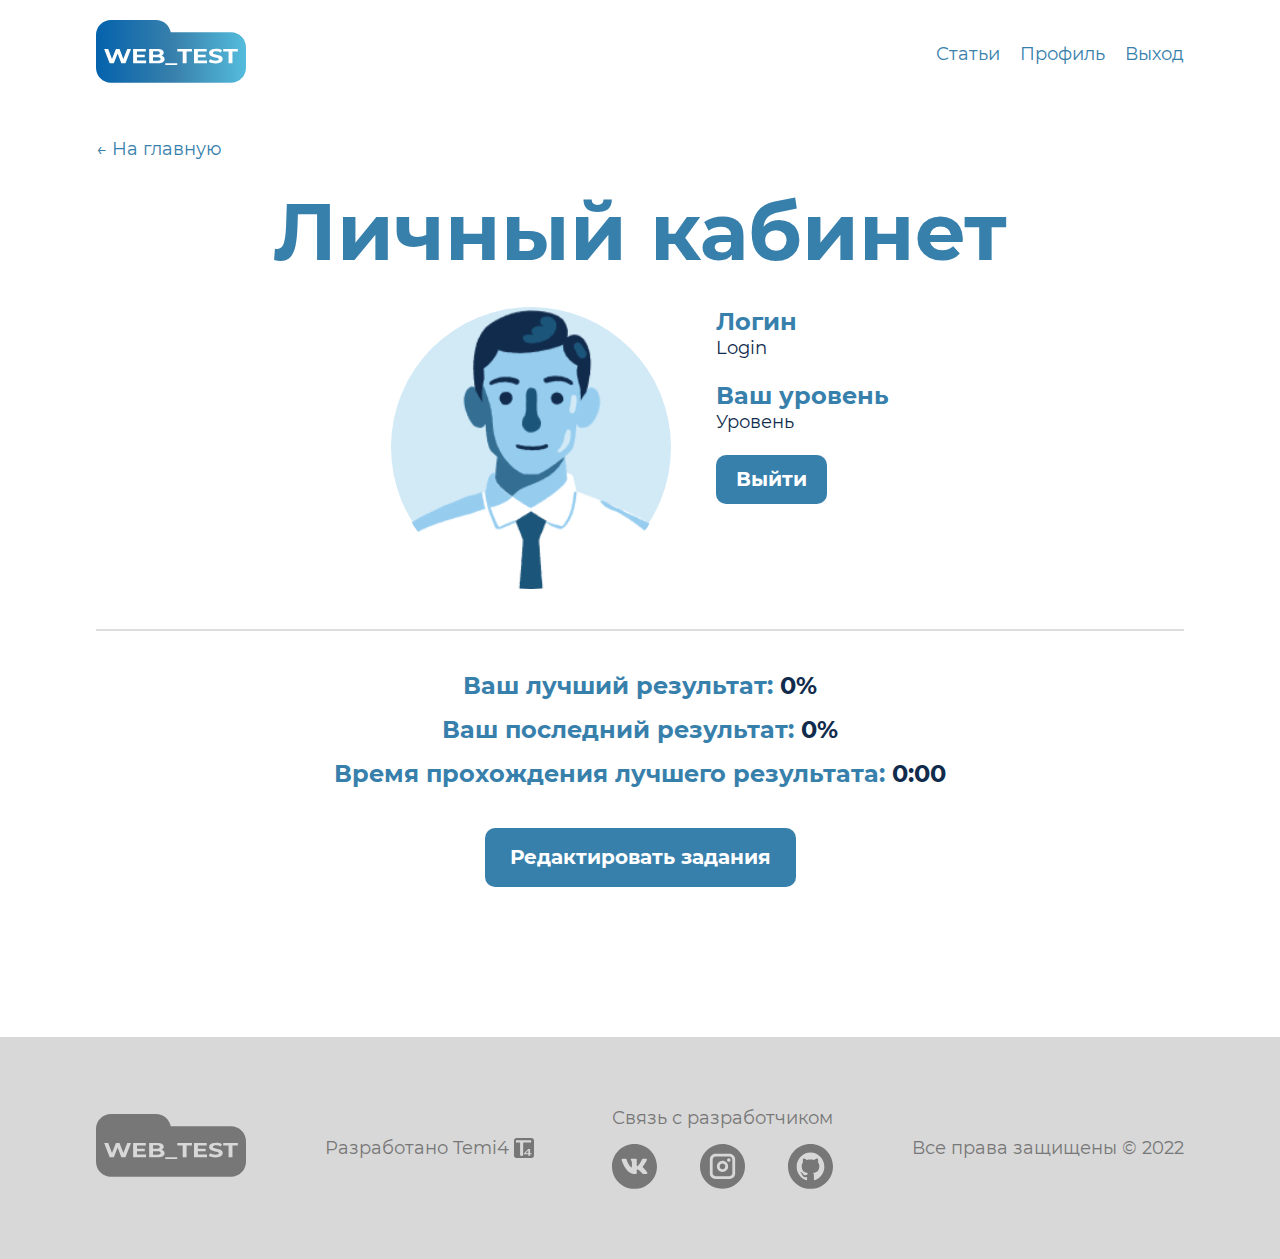
<file: profile.html>
<!DOCTYPE html>
<html lang="en">
<head>
    <meta charset="UTF-8">
    <meta http-equiv="X-UA-Compatible" content="IE=edge">
    <meta name="viewport" content="width=device-width, initial-scale=1.0">
    <title>Личный кабинет</title>
    <link rel="stylesheet" href="css/style.css">
    <link rel="icon" href="img/favicon.ico" type="image/x-icon">
    <script type="module" src="js/index.js" defer></script>

    <!-- Yandex.Metrika counter -->
    <script type="text/javascript">
        (function (m, e, t, r, i, k, a) {
            m[i] = m[i] || function () {
                (m[i].a = m[i].a || []).push(arguments)
            };
            m[i].l = 1 * new Date();
            for (var j = 0; j < document.scripts.length; j++) {
                if (document.scripts[j].src === r) {
                    return;
                }
            }
            k = e.createElement(t), a = e.getElementsByTagName(t)[0], k.async = 1, k.src = r, a.parentNode
                .insertBefore(k, a)
        })
        (window, document, "script", "https://mc.yandex.ru/metrika/tag.js", "ym");

        ym(90488664, "init", {
            clickmap: true,
            trackLinks: true,
            accurateTrackBounce: true,
            webvisor: true
        });
    </script>
    <noscript>
        <div><img src="https://mc.yandex.ru/watch/90488664" style="position:absolute; left:-9999px;" alt="" /></div>
    </noscript>
    <!-- /Yandex.Metrika counter -->

    <!-- Google tag (gtag.js) -->
    <script async src="https://www.googletagmanager.com/gtag/js?id=G-PKR3SJ1W9T"></script>
    <script>
        window.dataLayer = window.dataLayer || [];

        function gtag() {
            dataLayer.push(arguments);
        }
        gtag('js', new Date());

        gtag('config', 'G-PKR3SJ1W9T');
    </script>
    
</head>
<body>
    <header class="header">
        <div class="header__content container">
            <a href="index.html" class="header__logo logo"><img src="img/Logo.svg" alt="WEB_TEST" class="logo__img"></a>
            <div class="header__head-btns head-btns">
                <a href="articles.html" class="head-btns__articles-btn head-btn">Статьи</a>
                <a href="profile.html" class="head-btn head-btns__profile-btn">Профиль</a>
                <p class="head-btn head-btns__logout-btn logout-btn">Выход</p>
            </div>
        </div>
    </header>
    <main class="main">
        <div class="main__content container">
            <div class="main__link-to-main-block link-to-main-block">
                <a href="index.html" class="link-to-main-block__link-to-main just-text">← На главную</a>
            </div>
            <div class="main__profile-page profile-page">
                <h1 class="profile-page__heading big-heading">Личный кабинет</h1>
                <div class="profile-page__users-info users-info">
                    <img src="img/profile/profile-picture.svg" alt="Your profile picture" class="users-info__profile-picture profile-picture">
                    <div class="users-info__users-info-text-block users-info-text-block">
                        <p class="users-info-text-block__info-name blue-bold-text">
                            Логин
                        </p>
                        <p class="users-info-text-block__info just-text login-info">Login</p>

                        <p class="users-info-text-block__info-name blue-bold-text">
                            Ваш уровень
                        </p>
                        <p class="users-info-text-block__info just-text level-info">Уровень</p>
                        <button class="btn users-info-text-block__log-out-btn logout-btn">Выйти</button>
                    </div>
                </div>
                <div class="profile-page__users-results users-results">
                    <p class="users-results__result blue-bold-text">
                        Ваш лучший результат: <span class="result__number best-result">0%</span>
                    </p>
                    <p class="users-results__result blue-bold-text">
                        Ваш последний результат: <span class="result__number last-result">0%</span>
                    </p>
                    <p class="users-results__result blue-bold-text">
                        Время прохождения лучшего результата: <span class="result__number time-of-best">0:00</span>
                    </p>
                    <a href="task-redactor.html" class="users-result__edit-tasks-btn edit-tasks-btn btn">Редактировать задания</a>
                </div>
            </div>
        </div>
    </main>
    <footer class="footer">
        <div class="footer__content container">
            <a href="index.html" class="footer__logo logo"><img src="img/FootLogo.svg" alt="WEB_TEST" class="logo__img"></a>
            <div class="footer__developer-info developer-info">
                <p class="developer-info__text footer-text">Разработано Temi4</p>
                <img src="img/developerLogo.svg" alt="T4" class="developer-info__developer-logo">
            </div>
            <div class="footer__developer-contacts developer-contacts">
                <p class="developer-contacts__text footer-text">Связь с разработчиком</p>
                <div class="developer-contacts__developer-links developer-links">
                    <a href="https://vk.com/tyoyoma" class="developer-links__developer-link">
                        <img src="img/networks/vk.svg" alt="VK" class="developer-link__img">
                    </a>
                    <a href="https://www.instagram.com/artyom_ki" class="developer-links__developer-link">
                        <img src="img/networks/instagram.svg" alt="instagram" class="developer-link__img">
                    </a>
                    <a href="https://github.com/TyomaKirakos" class="developer-links__developer-link">
                        <img src="img/networks/GitHub.svg" alt="GitHub" class="developer-link__img">
                    </a>
                </div>
            </div>
            <p class="footer__copyright footer-text">Все права защищены © 2022</p>
        </div>
    </footer>
</body>
</html>
</file>
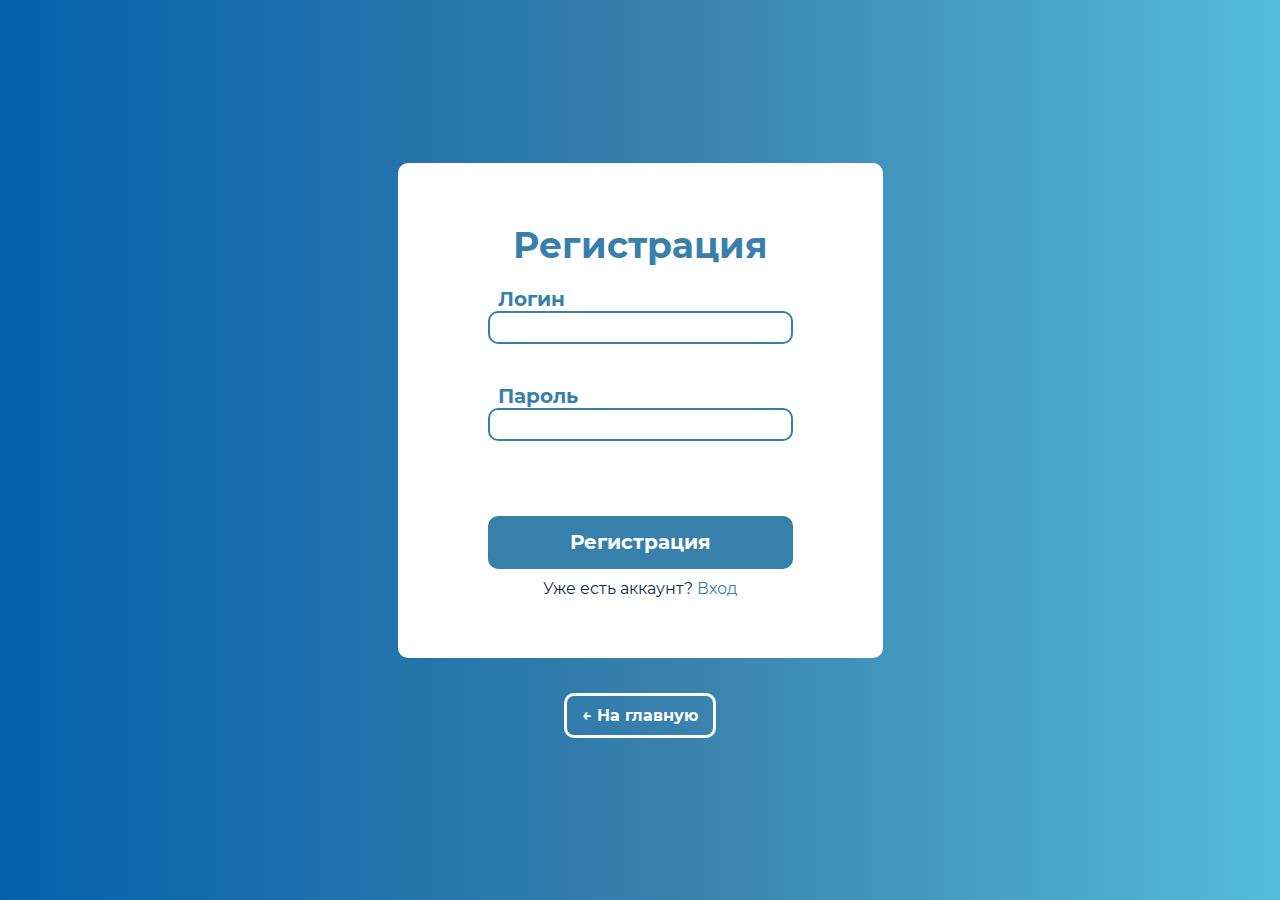
<file: registration.html>
<!DOCTYPE html>
<html lang="en">
<head>
    <meta charset="UTF-8">
    <meta http-equiv="X-UA-Compatible" content="IE=edge">
    <meta name="viewport" content="width=device-width, initial-scale=1.0">
    <title>Регистрация</title>
    <link rel="stylesheet" href="css/style.css">
    <link rel="icon" href="img/favicon.ico" type="image/x-icon">
    <script type="module" src="js/index.js" defer></script>

    <!-- Yandex.Metrika counter -->
    <script type="text/javascript">
        (function (m, e, t, r, i, k, a) {
            m[i] = m[i] || function () {
                (m[i].a = m[i].a || []).push(arguments)
            };
            m[i].l = 1 * new Date();
            for (var j = 0; j < document.scripts.length; j++) {
                if (document.scripts[j].src === r) {
                    return;
                }
            }
            k = e.createElement(t), a = e.getElementsByTagName(t)[0], k.async = 1, k.src = r, a.parentNode
                .insertBefore(k, a)
        })
        (window, document, "script", "https://mc.yandex.ru/metrika/tag.js", "ym");

        ym(90488664, "init", {
            clickmap: true,
            trackLinks: true,
            accurateTrackBounce: true,
            webvisor: true
        });
    </script>
    <noscript>
        <div><img src="https://mc.yandex.ru/watch/90488664" style="position:absolute; left:-9999px;" alt="" /></div>
    </noscript>
    <!-- /Yandex.Metrika counter -->

    <!-- Google tag (gtag.js) -->
    <script async src="https://www.googletagmanager.com/gtag/js?id=G-PKR3SJ1W9T"></script>
    <script>
        window.dataLayer = window.dataLayer || [];

        function gtag() {
            dataLayer.push(arguments);
        }
        gtag('js', new Date());

        gtag('config', 'G-PKR3SJ1W9T');
    </script>
    
</head>
<body>
    <main class="log-reg-part">
        <form class="log-reg-part__form form">
            <h2 class="form__heading">Регистрация</h2>
            <div class="form__inputs">
                <label for="login-input" class="inputs__label">Логин</label>
                <input type="text" required id="login-input" class="inputs__input login-input just-text" minlength="5" maxlength="20" title="Логин должен содержать от 5 до 20 символов и может состоять из латинских букв, цифр и нижнего подчёркивания" name="login-input" pattern="^\w+$">
                <p class="submit-block__log-reg-error-text incorrect-log-error">Некорректный логин</p>
            </div>
            <div class="form__inputs">
                <label for="password-input" class="inputs__label">Пароль</label>
                <input type="password" required id="password-input" class="inputs__input password-input just-text" minlength="5" maxlength="40" title="Пароль должен содержать от 5 до 40 символов и не дожен содержать пробел" name="password-input" pattern="^[^\s]*$">
                <p class="submit-block__log-reg-error-text incorrect-pswd-error">Некорректный пароль</p>
            </div>
            <div class="form__submit-block submit-block">
                <button class="submit-block__submit-btn register-btn btn">Регистрация</button>
                <p class="submit-block__additive-forwarding">Уже есть аккаунт? <a href="login.html" class="additive-forwarding__link">Вход</a></p>
            </div>
        </form>
        <a href="index.html" class="log-reg-part__link-to-main">← На главную</a>
    </main>
</body>
</html>
</file>
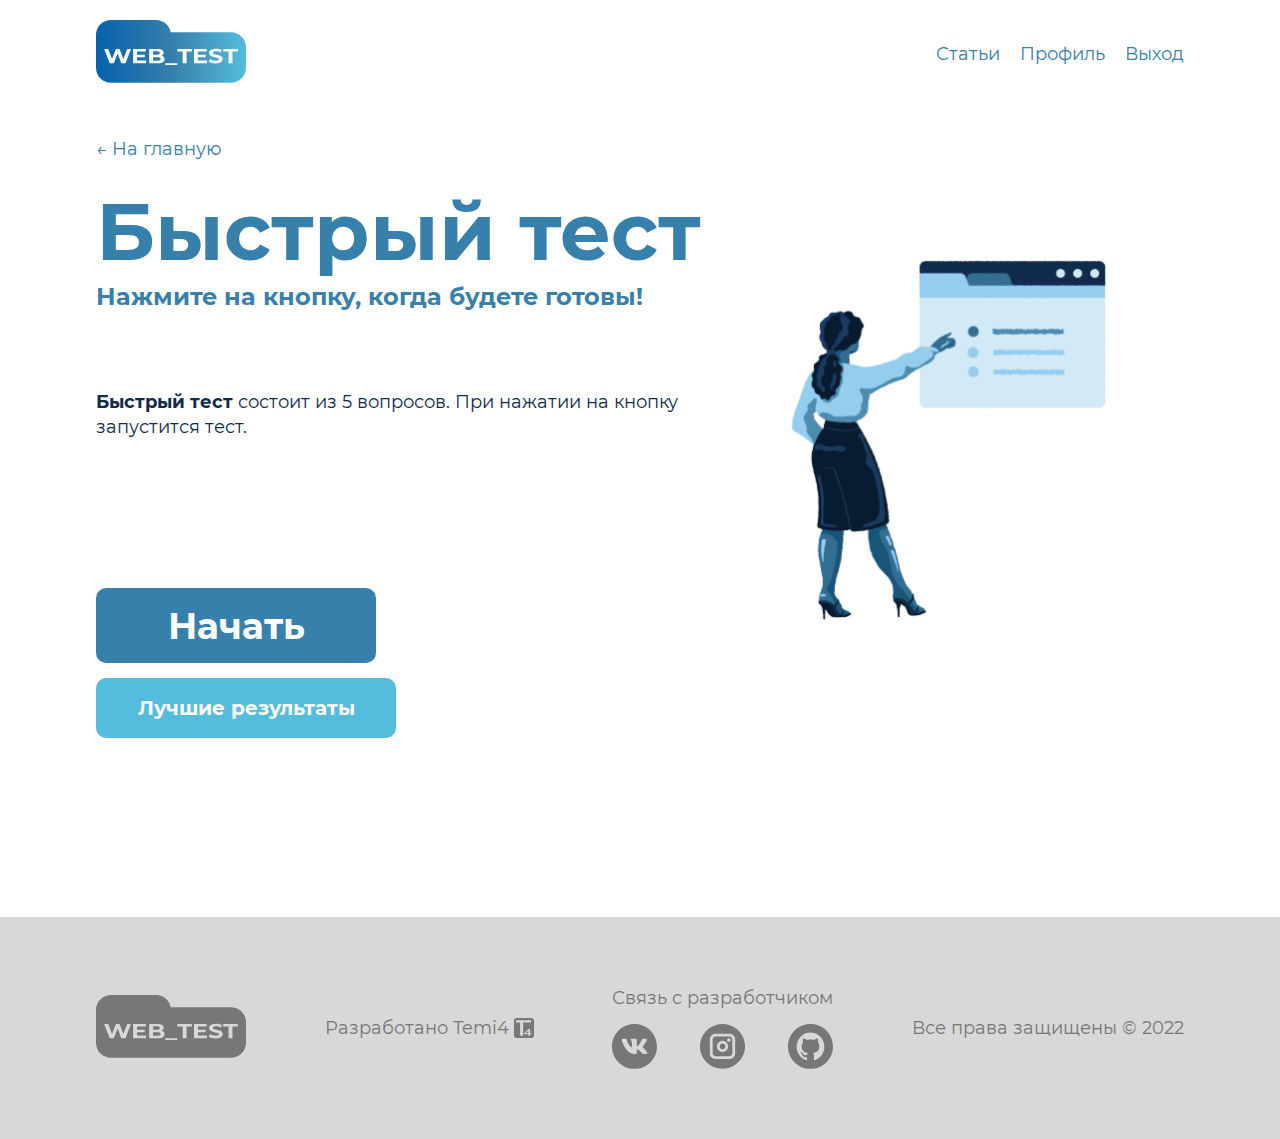
<file: start-fast-test.html>
<!DOCTYPE html>
<html lang="en">
<head>
    <meta charset="UTF-8">
    <meta http-equiv="X-UA-Compatible" content="IE=edge">
    <meta name="viewport" content="width=device-width, initial-scale=1.0">
    <title>WEB_TEST</title>
    <link rel="stylesheet" href="css/style.css">
    <link rel="icon" href="img/favicon.ico" type="image/x-icon">
    <script type="module" src="js/index.js" defer></script>

    <!-- Yandex.Metrika counter -->
    <script type="text/javascript">
        (function (m, e, t, r, i, k, a) {
            m[i] = m[i] || function () {
                (m[i].a = m[i].a || []).push(arguments)
            };
            m[i].l = 1 * new Date();
            for (var j = 0; j < document.scripts.length; j++) {
                if (document.scripts[j].src === r) {
                    return;
                }
            }
            k = e.createElement(t), a = e.getElementsByTagName(t)[0], k.async = 1, k.src = r, a.parentNode
                .insertBefore(k, a)
        })
        (window, document, "script", "https://mc.yandex.ru/metrika/tag.js", "ym");

        ym(90488664, "init", {
            clickmap: true,
            trackLinks: true,
            accurateTrackBounce: true,
            webvisor: true
        });
    </script>
    <noscript>
        <div><img src="https://mc.yandex.ru/watch/90488664" style="position:absolute; left:-9999px;" alt="" /></div>
    </noscript>
    <!-- /Yandex.Metrika counter -->

    <!-- Google tag (gtag.js) -->
    <script async src="https://www.googletagmanager.com/gtag/js?id=G-PKR3SJ1W9T"></script>
    <script>
        window.dataLayer = window.dataLayer || [];

        function gtag() {
            dataLayer.push(arguments);
        }
        gtag('js', new Date());

        gtag('config', 'G-PKR3SJ1W9T');
    </script>
    
</head>
<body>
    <header class="header">
        <div class="header__content container">
            <a href="index.html" class="header__logo logo"><img src="img/Logo.svg" alt="WEB_TEST" class="logo__img"></a>
            <div class="header__head-btns head-btns">
                <a href="articles.html" class="head-btns__articles-btn head-btn">Статьи</a>
                <a href="profile.html" class="head-btn head-btns__profile-btn">Профиль</a>
                <p class="head-btn head-btns__logout-btn logout-btn">Выход</p>
            </div>
        </div>
    </header>
    <main class="main">
        <div class="main__content container">
            <div class="main__link-to-main-block link-to-main-block">
                <a href="index.html" class="link-to-main-block__link-to-main just-text">← На главную</a>
            </div>
            <div class="main__test-start-scrn test-start-scrn">
                <div class="test-start-scrn__test-text-info test-text-info">
                    <h1 class="big-heading test-text-info__heading">Быстрый тест</h1>
                    <h3 class="test-text-info__sub-heading sub-heading">Нажмите на кнопку, когда будете готовы!</h3>
                </div>
                <p class="test-start-scrn__test-desc just-text"><span class="important-text">Быстрый тест</span> состоит из 5 вопросов. При нажатии на кнопку запустится тест.</p>
                <img src="img/test/test.svg" alt="Быстрый тест" class="test-start-scrn__img img">
                <div class="test-start-scrn__test-btns-block test-btns-block">
                    <a href="fast-test.html" class="test-btns-block__start-test-btn fast-test-start-btn">Начать</a>
                    <a href="best-results.html" class="test-btns-block__result-btn btn results-btn">Лучшие результаты</a>
                </div>
            </div>
        </div>
    </main>
    <footer class="footer">
        <div class="footer__content container">
            <a href="index.html" class="footer__logo logo"><img src="img/FootLogo.svg" alt="WEB_TEST" class="logo__img"></a>
            <div class="footer__developer-info developer-info">
                <p class="developer-info__text footer-text">Разработано Temi4</p>
                <img src="img/developerLogo.svg" alt="T4" class="developer-info__developer-logo">
            </div>
            <div class="footer__developer-contacts developer-contacts">
                <p class="developer-contacts__text footer-text">Связь с разработчиком</p>
                <div class="developer-contacts__developer-links developer-links">
                    <a href="https://vk.com/tyoyoma" class="developer-links__developer-link">
                        <img src="img/networks/vk.svg" alt="VK" class="developer-link__img">
                    </a>
                    <a href="https://www.instagram.com/artyom_ki" class="developer-links__developer-link">
                        <img src="img/networks/instagram.svg" alt="instagram" class="developer-link__img">
                    </a>
                    <a href="https://github.com/TyomaKirakos" class="developer-links__developer-link">
                        <img src="img/networks/GitHub.svg" alt="GitHub" class="developer-link__img">
                    </a>
                </div>
            </div>
            <p class="footer__copyright footer-text">Все права защищены © 2022</p>
        </div>
    </footer>
</body>
</html>
</file>
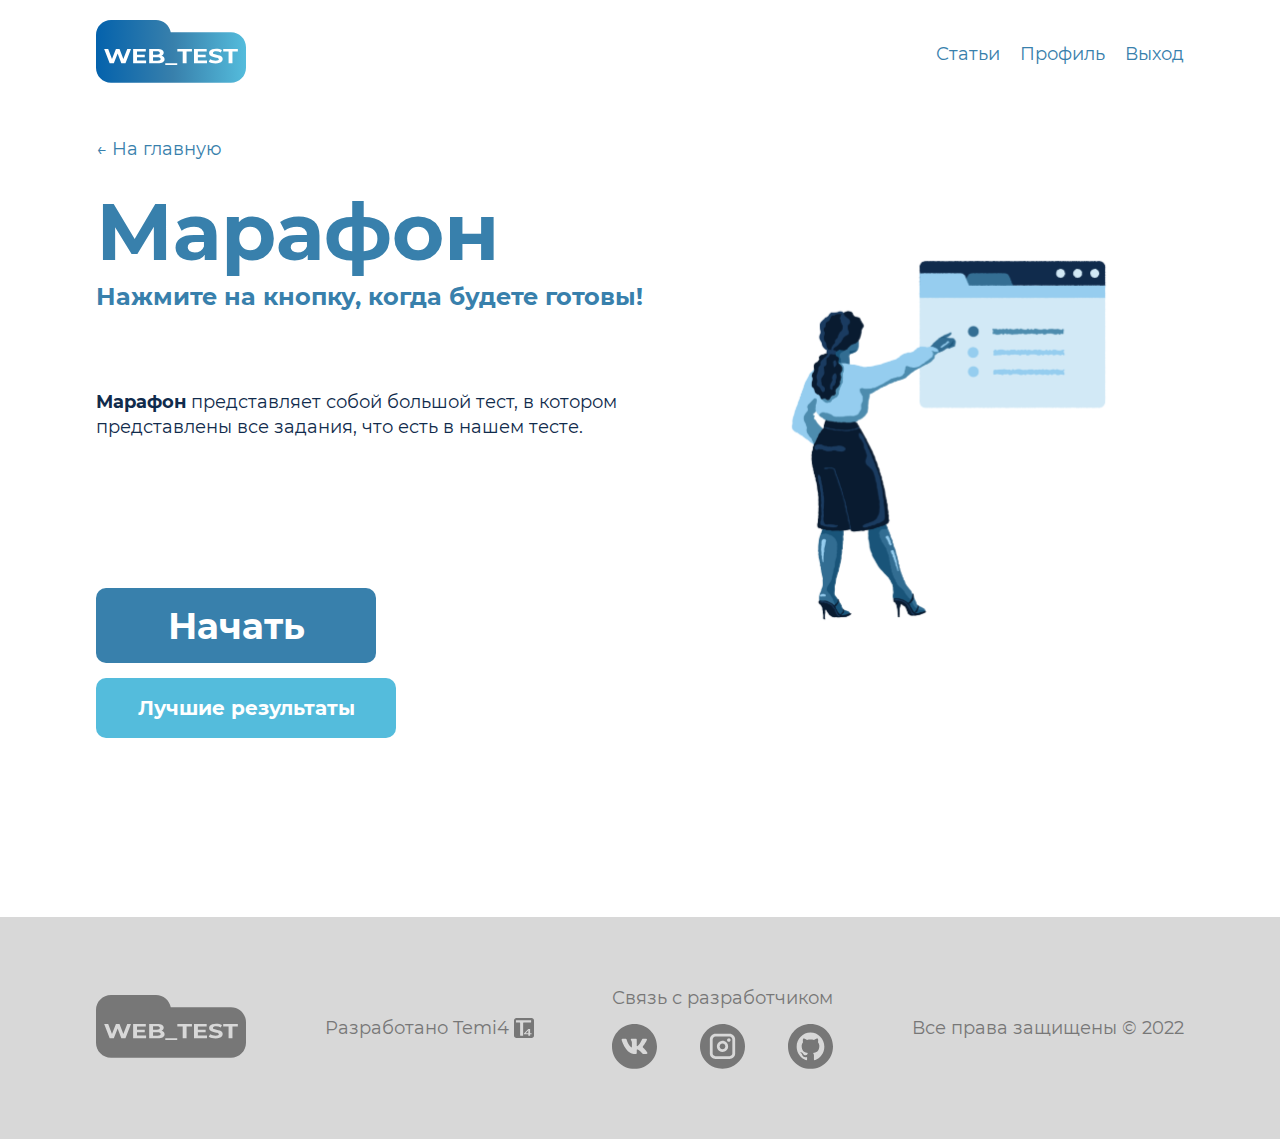
<file: start-marathon-test.html>
<!DOCTYPE html>
<html lang="en">
<head>
    <meta charset="UTF-8">
    <meta http-equiv="X-UA-Compatible" content="IE=edge">
    <meta name="viewport" content="width=device-width, initial-scale=1.0">
    <title>WEB_TEST</title>
    <link rel="stylesheet" href="css/style.css">
    <link rel="icon" href="img/favicon.ico" type="image/x-icon">
    <script type="module" src="js/index.js" defer></script>

    <!-- Yandex.Metrika counter -->
    <script type="text/javascript">
        (function (m, e, t, r, i, k, a) {
            m[i] = m[i] || function () {
                (m[i].a = m[i].a || []).push(arguments)
            };
            m[i].l = 1 * new Date();
            for (var j = 0; j < document.scripts.length; j++) {
                if (document.scripts[j].src === r) {
                    return;
                }
            }
            k = e.createElement(t), a = e.getElementsByTagName(t)[0], k.async = 1, k.src = r, a.parentNode
                .insertBefore(k, a)
        })
        (window, document, "script", "https://mc.yandex.ru/metrika/tag.js", "ym");

        ym(90488664, "init", {
            clickmap: true,
            trackLinks: true,
            accurateTrackBounce: true,
            webvisor: true
        });
    </script>
    <noscript>
        <div><img src="https://mc.yandex.ru/watch/90488664" style="position:absolute; left:-9999px;" alt="" /></div>
    </noscript>
    <!-- /Yandex.Metrika counter -->

    <!-- Google tag (gtag.js) -->
    <script async src="https://www.googletagmanager.com/gtag/js?id=G-PKR3SJ1W9T"></script>
    <script>
        window.dataLayer = window.dataLayer || [];

        function gtag() {
            dataLayer.push(arguments);
        }
        gtag('js', new Date());

        gtag('config', 'G-PKR3SJ1W9T');
    </script>
    
</head>
<body>
    <header class="header">
        <div class="header__content container">
            <a href="index.html" class="header__logo logo"><img src="img/Logo.svg" alt="WEB_TEST" class="logo__img"></a>
            <div class="header__head-btns head-btns">
                <a href="articles.html" class="head-btns__articles-btn head-btn">Статьи</a>
                <a href="profile.html" class="head-btn head-btns__profile-btn">Профиль</a>
                <p class="head-btn head-btns__logout-btn logout-btn">Выход</p>
            </div>
        </div>
    </header>
    <main class="main">
        <div class="main__content container">
            <div class="main__link-to-main-block link-to-main-block">
                <a href="index.html" class="link-to-main-block__link-to-main just-text">← На главную</a>
            </div>
            <div class="main__test-start-scrn test-start-scrn">
                <div class="test-start-scrn__test-text-info test-text-info">
                    <h1 class="big-heading test-text-info__heading">Марафон</h1>
                    <h3 class="test-text-info__sub-heading sub-heading">Нажмите на кнопку, когда будете готовы!</h3>
                </div>
                <p class="test-start-scrn__test-desc just-text"><span class="important-text">Марафон</span> представляет собой большой тест, в котором представлены все задания, что есть в нашем тесте.</p>
                <img src="img/test/test.svg" alt="Быстрый тест" class="test-start-scrn__img img">
                <div class="test-start-scrn__test-btns-block test-btns-block">
                    <a href="marathon-test.html" class="test-btns-block__start-test-btn marathon-test-start-btn">Начать</a>
                    <a href="best-results.html" class="test-btns-block__result-btn btn results-btn">Лучшие результаты</a>
                </div>
            </div>
        </div>
    </main>
    <footer class="footer">
        <div class="footer__content container">
            <a href="index.html" class="footer__logo logo"><img src="img/FootLogo.svg" alt="WEB_TEST" class="logo__img"></a>
            <div class="footer__developer-info developer-info">
                <p class="developer-info__text footer-text">Разработано Temi4</p>
                <img src="img/developerLogo.svg" alt="T4" class="developer-info__developer-logo">
            </div>
            <div class="footer__developer-contacts developer-contacts">
                <p class="developer-contacts__text footer-text">Связь с разработчиком</p>
                <div class="developer-contacts__developer-links developer-links">
                    <a href="https://vk.com/tyoyoma" class="developer-links__developer-link">
                        <img src="img/networks/vk.svg" alt="VK" class="developer-link__img">
                    </a>
                    <a href="https://www.instagram.com/artyom_ki" class="developer-links__developer-link">
                        <img src="img/networks/instagram.svg" alt="instagram" class="developer-link__img">
                    </a>
                    <a href="https://github.com/TyomaKirakos" class="developer-links__developer-link">
                        <img src="img/networks/GitHub.svg" alt="GitHub" class="developer-link__img">
                    </a>
                </div>
            </div>
            <p class="footer__copyright footer-text">Все права защищены © 2022</p>
        </div>
    </footer>
</body>
</html>
</file>
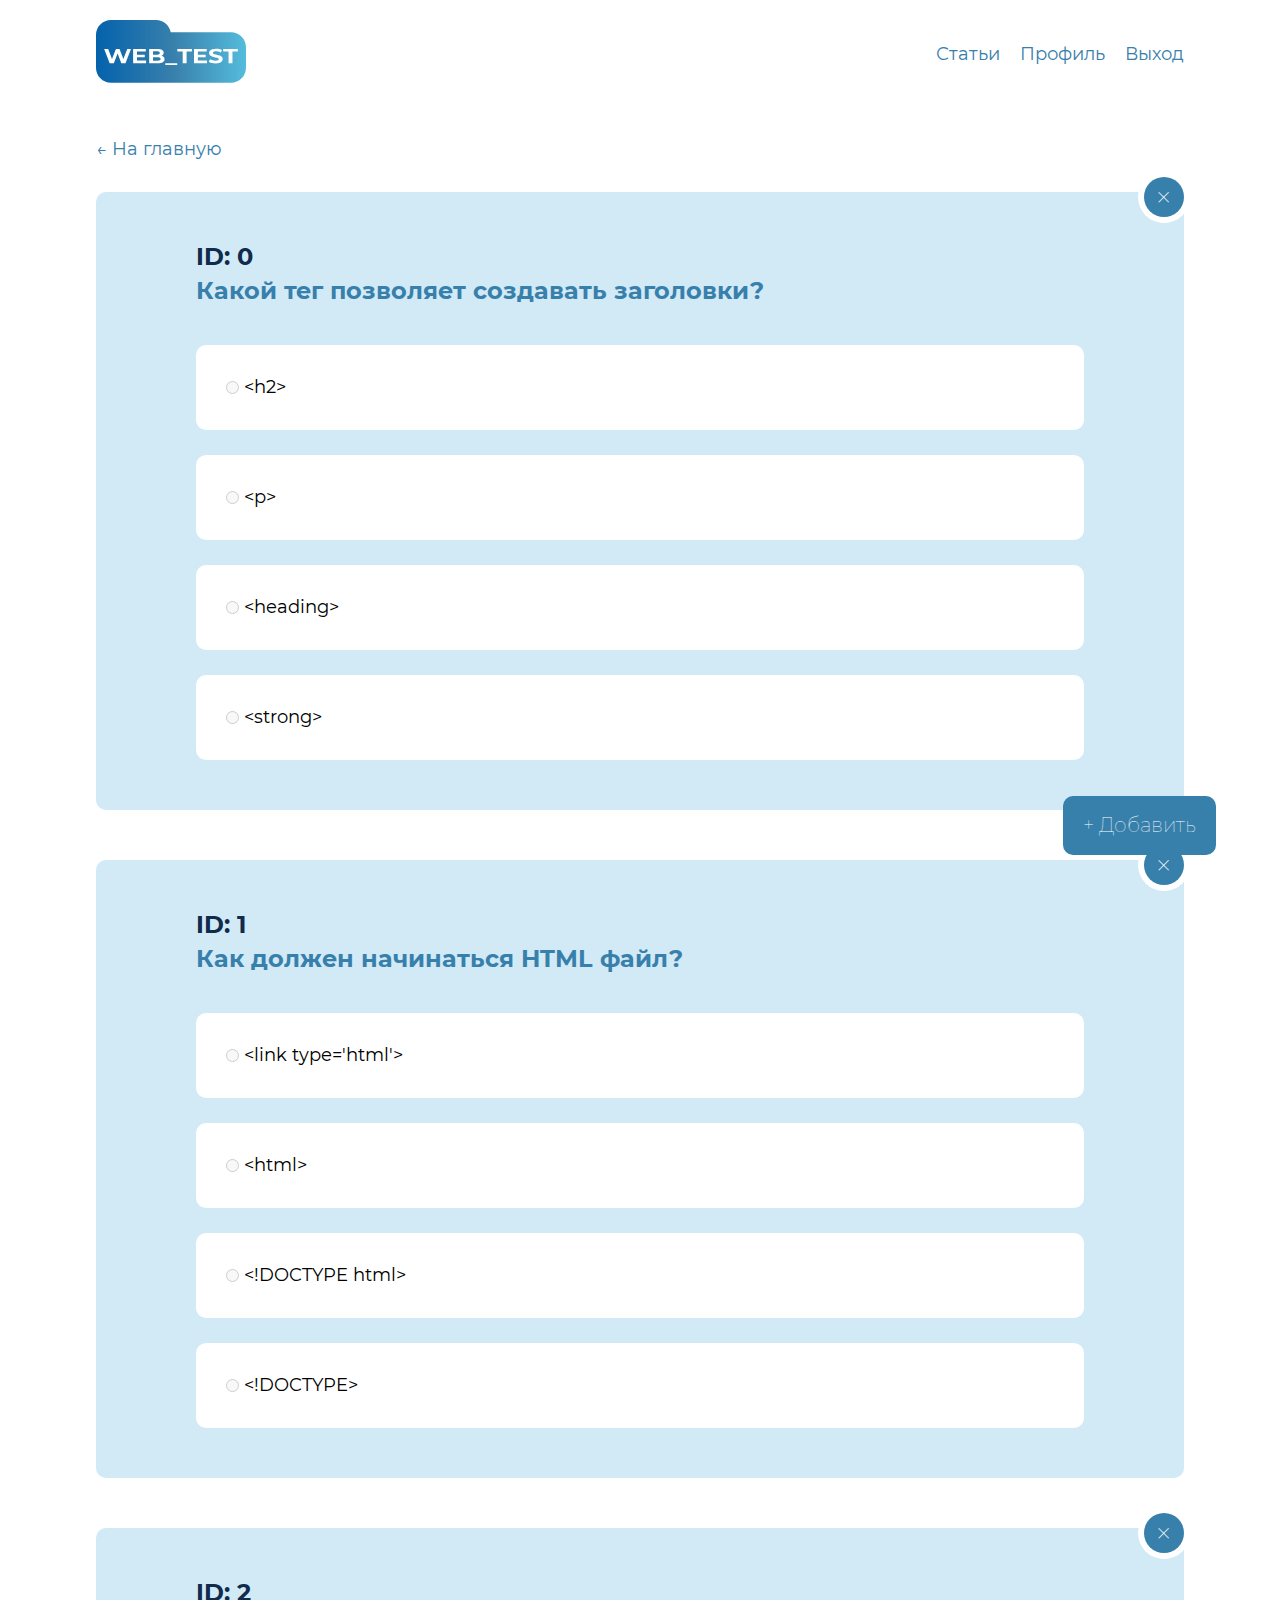
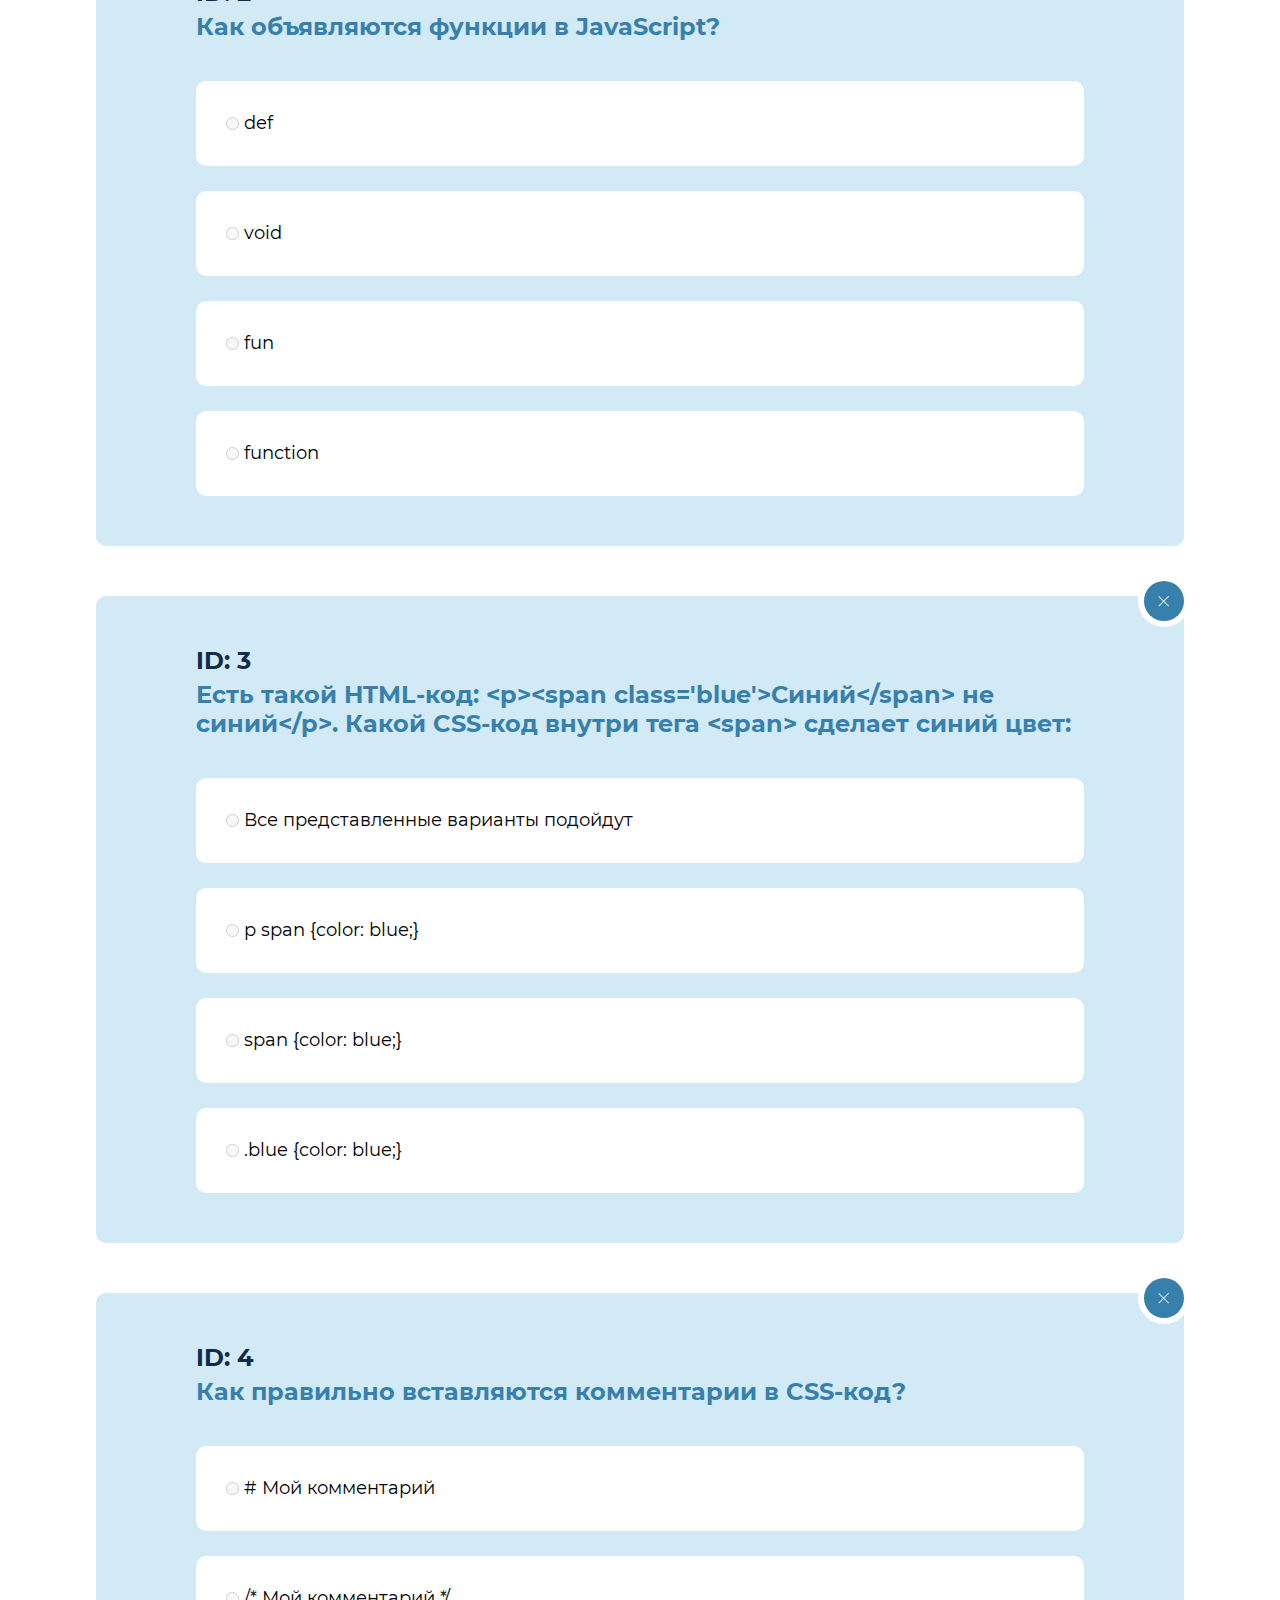
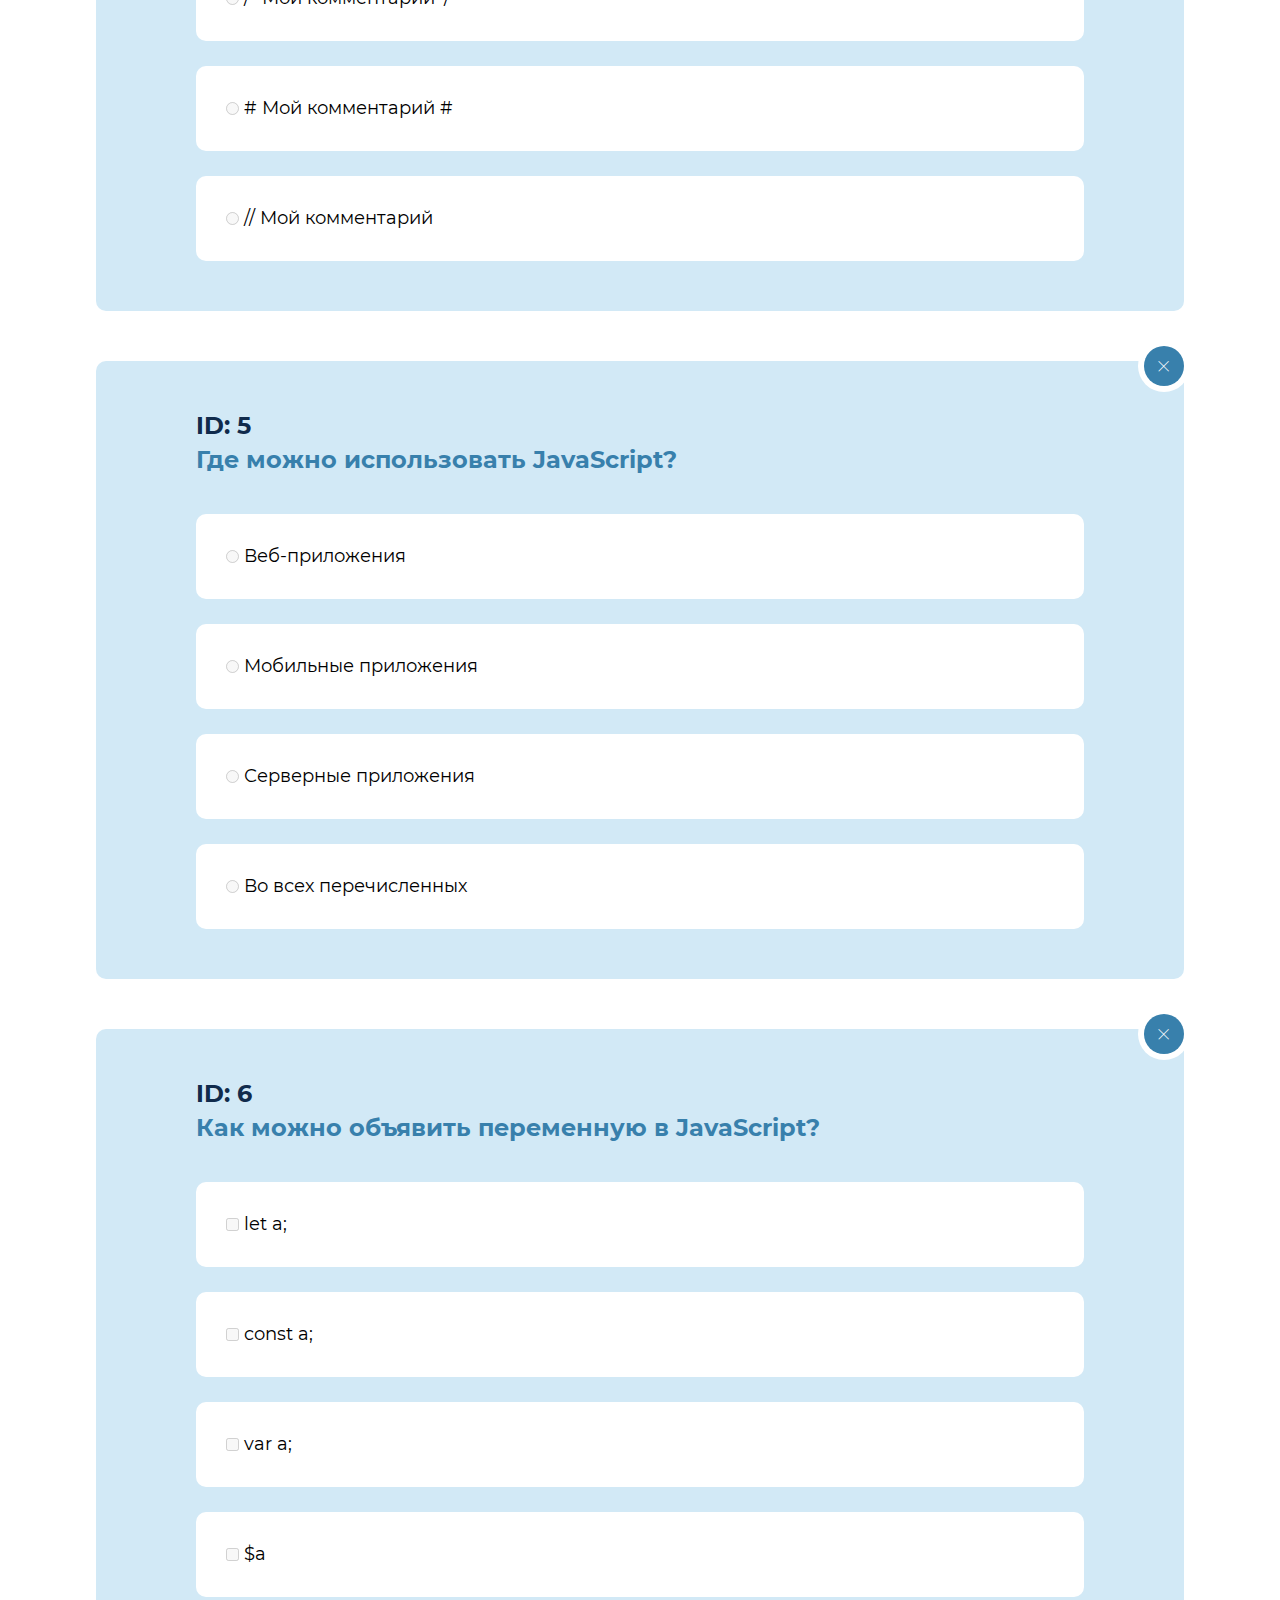
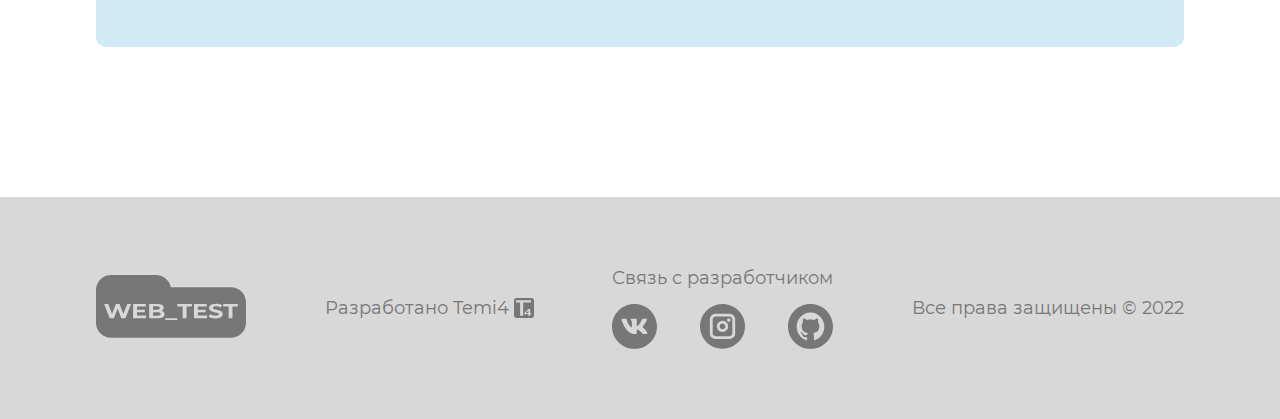
<file: task-redactor.html>
<!DOCTYPE html>
<html lang="en">
<head>
    <meta charset="UTF-8">
    <meta http-equiv="X-UA-Compatible" content="IE=edge">
    <meta name="viewport" content="width=device-width, initial-scale=1.0">
    <title>WEB_TEST</title>
    <link rel="stylesheet" href="css/style.css">
    <link rel="icon" href="img/favicon.ico" type="image/x-icon">
    <script type="module" src="js/index.js" defer></script>

    <!-- Yandex.Metrika counter -->
    <script type="text/javascript">
        (function (m, e, t, r, i, k, a) {
            m[i] = m[i] || function () {
                (m[i].a = m[i].a || []).push(arguments)
            };
            m[i].l = 1 * new Date();
            for (var j = 0; j < document.scripts.length; j++) {
                if (document.scripts[j].src === r) {
                    return;
                }
            }
            k = e.createElement(t), a = e.getElementsByTagName(t)[0], k.async = 1, k.src = r, a.parentNode
                .insertBefore(k, a)
        })
        (window, document, "script", "https://mc.yandex.ru/metrika/tag.js", "ym");

        ym(90488664, "init", {
            clickmap: true,
            trackLinks: true,
            accurateTrackBounce: true,
            webvisor: true
        });
    </script>
    <noscript>
        <div><img src="https://mc.yandex.ru/watch/90488664" style="position:absolute; left:-9999px;" alt="" /></div>
    </noscript>
    <!-- /Yandex.Metrika counter -->

    <!-- Google tag (gtag.js) -->
    <script async src="https://www.googletagmanager.com/gtag/js?id=G-PKR3SJ1W9T"></script>
    <script>
        window.dataLayer = window.dataLayer || [];

        function gtag() {
            dataLayer.push(arguments);
        }
        gtag('js', new Date());

        gtag('config', 'G-PKR3SJ1W9T');
    </script>
    
</head>
<body>
    <header class="header">
        <div class="header__content container">
            <a href="index.html" class="header__logo logo"><img src="img/Logo.svg" alt="WEB_TEST" class="logo__img"></a>
            <div class="header__head-btns head-btns">
                <a href="articles.html" class="head-btns__articles-btn head-btn">Статьи</a>
                <a href="profile.html" class="head-btn head-btns__profile-btn">Профиль</a>
                <p class="head-btn head-btns__logout-btn logout-btn">Выход</p>
            </div>
        </div>
    </header>
    <main class="main">
        <div class="main__content container">
            <div class="main__link-to-main-block link-to-main-block">
                <a href="index.html" class="link-to-main-block__link-to-main just-text">← На главную</a>
            </div>
            <div class="main__task-redactor-page task-redactor-page">
                <!-- <div class="test-page__task-block task-block task-order_0" id="0">
                    <button class="task-block__delete-task-btn btn">+</button>
                    <p class="task-block__task-info blue-bold-text">ID: 0</p>
                    <xmp class="task-block__task-text blue-bold-text">Lorem ipsum dolor sit amet consectetur adipisicing elit. Iste aliquam dolore enim tempore suscipit numquam reiciendis provident labore mollitia. Quos, quo. Quo possimus blanditiis eveniet debitis aliquid officiis nulla at.</xmp>
                    <div class="task-block__task-options task-options" id="task-options_${task.id}">
            
                        <label for="task${task.id}_0" class="task-options__task-option"><input type="radio" class="task-option__radio-input task-option__input" name="taskId_${task.id}" value="${task.options[0]}" id="task${task.id}_0"><xmp class="task-option__option-text just-text">${task.options[0]}</xmp></label>
            
                        <label for="task${task.id}_1" class="task-options__task-option"><input type="radio" class="task-option__radio-input task-option__input" name="taskId_${task.id}" value="${task.options[1]}" id="task${task.id}_1"><xmp class="task-option__option-text just-text">${task.options[1]}</xmp></label>
            
                        <label for="task${task.id}_2" class="task-options__task-option"><input type="radio" class="task-option__radio-input task-option__input" name="taskId_${task.id}" value="${task.options[2]}" id="task${task.id}_2"><xmp class="task-option__option-text just-text">${task.options[2]}</xmp></label>
                        
                        <label for="task${task.id}_3" class="task-options__task-option"><input type="radio" class="task-option__radio-input task-option__input" name="taskId_${task.id}" value="${task.options[3]}" id="task${task.id}_3"><xmp class="task-option__option-text just-text">${task.options[3]}</xmp></label>
                    </div>
                </div> -->
            </div>
        </div>
        <button class="add-task-btn btn">+ Добавить</button>
    </main>
    <footer class="footer">
        <div class="footer__content container">
            <a href="index.html" class="footer__logo logo"><img src="img/FootLogo.svg" alt="WEB_TEST" class="logo__img"></a>
            <div class="footer__developer-info developer-info">
                <p class="developer-info__text footer-text">Разработано Temi4</p>
                <img src="img/developerLogo.svg" alt="T4" class="developer-info__developer-logo">
            </div>
            <div class="footer__developer-contacts developer-contacts">
                <p class="developer-contacts__text footer-text">Связь с разработчиком</p>
                <div class="developer-contacts__developer-links developer-links">
                    <a href="https://vk.com/tyoyoma" class="developer-links__developer-link">
                        <img src="img/networks/vk.svg" alt="VK" class="developer-link__img">
                    </a>
                    <a href="https://www.instagram.com/artyom_ki" class="developer-links__developer-link">
                        <img src="img/networks/instagram.svg" alt="instagram" class="developer-link__img">
                    </a>
                    <a href="https://github.com/TyomaKirakos" class="developer-links__developer-link">
                        <img src="img/networks/GitHub.svg" alt="GitHub" class="developer-link__img">
                    </a>
                </div>
            </div>
            <p class="footer__copyright footer-text">Все права защищены © 2022</p>
        </div>
    </footer>
    <div class="modal-area">
        <div class="modal-area__modal-window modal-window">
            <button class="modal-window__close-btn btn">+</button>
            <form class="modal-window__add-task-form add-task-form">
                <div class="test-page__task-block task-block">
                    <input type="text" placeholder="Введите вопрос задания" class="task-block__task-text blue-bold-text">
                    <div class="task-block__task-options task-options">

                        <label for="newTask_0" class="task-options__task-option"><input type="checkbox" class="task-option__checkbox task-option__input" name="newTask" value="newOption0" id="newTask_0"><input type="text" placeholder="Вариант ответа" class="task-option__option-text just-text"></label>

                        <label for="newTask_1" class="task-options__task-option"><input type="checkbox" class="task-option__checkbox task-option__input" name="newTask" value="newOption1" id="newTask_1"><input type="text" placeholder="Вариант ответа" class="task-option__option-text just-text"></label>
            
                        <label for="newTask_2" class="task-options__task-option"><input type="checkbox" class="task-option__checkbox task-option__input" name="newTask" value="newOption2" id="newTask_2"><input type="text" placeholder="Вариант ответа" class="task-option__option-text just-text"></label>
                        
                        <label for="newTask_3" class="task-options__task-option"><input type="checkbox" class="task-option__checkbox task-option__input" name="newTask" value="newOption3" id="newTask_3"><input type="text" placeholder="Вариант ответа" class="task-option__option-text just-text"></label>
                    </div>
                </div>
                <p class="add-task-form__error-text">Заполните все поля корректно</p>
                <button type="submit" class="btn add-task-form__add-btn">Добавить</button>
            </form>
        </div>
    </div>
</body>
</html>
</file>
<file: css/style.css>
/* обнуление и подключение шрифтов */
@import url(normalize.css);

/* переменные */
@import url(variables.css);

/*---------------- общие стили ----------------*/
.container{
    width: 85%;
    margin: 0 auto;
}

.main{
    margin-bottom: 150px;
    min-height: 70vh;
}

.logo{
    width: 150px;
}

.logo__img{
    width: 150px;
}

.img{
    width: 690px;
}

/* общие стили текстов */
.big-heading{
    font-weight: 700;
    font-size: 120px;
    line-height: 146px;
    color: var(--main-col);
}

.sub-heading{
    font-weight: 700;
    font-size: 36px;
    color: var(--main-col);
}

.title{
    font-size: 48px;
    color: var(--main-col);
}

.just-text{
    font-size: 20px;
    line-height: 29px;
    color: var(--dark-blue);
}

.important-text{
    font-weight: 700;
}

/* общие стили кнопок */
.btn{
    cursor: pointer;
    color: #fff;
    font-weight: bold;
    font-size: 24px;
    line-height: 29px;
    border: none;
    border-radius: 10px;
    -webkit-border-radius: 10px;
    -moz-border-radius: 10px;
    -ms-border-radius: 10px;
    -o-border-radius: 10px;
}

.results-btn{
    text-decoration: none;
    display: flex;
    align-items: center;
    justify-content: center;
    width: 350px;
    height: 70px;
    background-color: var(--light-blue);
}

.results-btn:hover{
    background-color: var(--light-blue-hover);
}

/* Модальное окно */

.modal{
    background-color: var(--soft-blue);
    border: 2px solid var(--main-col);
    padding: 15px 20px;
    text-align: center;
    position: fixed;
    z-index: 2;
    opacity: 100;
    top: 10vh;
    left: 50%;
    transform: translateX(-50%);
    -webkit-transform: translateX(-50%);
    -moz-transform: translateX(-50%);
    -ms-transform: translateX(-50%);
    -o-transform: translateX(-50%);
    border-radius: 10px;
    -webkit-border-radius: 10px;
    -moz-border-radius: 10px;
    -ms-border-radius: 10px;
    -o-border-radius: 10px;
}

/* шапка */
.header{
    width: 100%;
    padding: 20px 0;
    position: sticky;
    background-color: #fff;
    z-index: 1;
    top: 0;
    left: 0;
    margin-bottom: 30px;
}

.header__content{
    display: flex;
    align-items: center;
    justify-content: space-between;
}

.head-btns{
    display: flex;
    align-items: center;
}

.authorized-btns{
    display: none;
}

.head-btn{
    position: relative;
    font-weight: 400;
    font-size: 20px;
    color: var(--main-col);
    text-decoration: none;
    margin-right: 25px;
    cursor: pointer;
}

.head-btn:last-child{
    margin-right: 0;
}

.head-btn::after{
    content: '';
    position: absolute;
    right: 0;
    bottom: -2px;
    display: block;
    height: 1px;
    width: 0;
    background-color: var(--main-col);
    transition: width .2s linear;
    -webkit-transition: width .2s linear;
    -moz-transition: width .2s linear;
    -ms-transition: width .2s linear;
    -o-transition: width .2s linear;
}

.head-btn:hover::after{
    width: 100%;
}

.head-btn:focus::after{
    width: 100%;
}

/* блок с ссылкой на главную */

.link-to-main-block{
    margin-bottom: 30px;
}

.link-to-main-block__link-to-main{
    text-decoration: none;
    color: var(--main-col);
    position: relative;
}

.link-to-main-block__link-to-main::after{
    content: '';
    position: absolute;
    bottom: -2px;
    right: 0;
    display: block;
    height: 1px;
    width: 0;
    background-color: var(--main-col);
    transition: width .2s linear;
    -webkit-transition: width .2s linear;
    -moz-transition: width .2s linear;
    -ms-transition: width .2s linear;
    -o-transition: width .2s linear;
}

.link-to-main-block__link-to-main:hover::after{
    width: 100%;
}

.link-to-main-block__link-to-main:focus::after{
    width: 100%;
}

/* Подвал */

.footer{
    width: 100%;
    background-color: #D8D8D8;
    padding: 70px 0;
}

.footer__content{
    display: flex;
    align-items: center;
    justify-content: space-between;
    flex-wrap: wrap;
    gap: 50px;
}

.developer-info{
    display: flex;
    align-items: center;
}

.footer-text{
    font-size: 20px;
    color: var(--gray-col);
}

.developer-info__text{
    margin-right: 5px;
}

.developer-info__developer-logo{
    width: 24px;
}

.developer-contacts{
    display: flex;
    flex-direction: column;
    align-items: center;
}

.developer-contacts__text{
    margin-bottom: 15px;
}

.developer-links{
    width: 100%;
    display: flex;
    align-items: center;
    justify-content: space-between;
}

.developer-links__developer-link{
    text-decoration: none;
    width: 60px;
    height: 60px;
}

.developer-link__img{
    width: 100%;
    height: 100%;
}

/* ------------------------------------------------ стили */

/* index */
/* приветствующий блок */
.welcome-block{
    display: grid;
    grid-template-columns: auto auto;
    row-gap: 100px;
    column-gap: 50px;
    margin-bottom: 100px;
}

.welcome-block__heading{
    align-self: flex-end;
}

.welcome-block__welcome-img{
    grid-column: 2 / 3;
    grid-row: 1/3;
    justify-self: end;
}

.welcome-block-btns{
    display: grid;
    grid-template-columns: repeat(2, 250px);
    grid-template-rows: repeat(2, fit-content(100px));
    gap: 20px 50px;
}

.welcome-block-blue-btns{
    background-color: var(--main-col);
    width: 250px;
    height: 70px;
}

.welcome-block-blue-btns:hover{
    background-color: var(--main-col-hover);
}

.welcome-block-btns__result-btn{
    grid-column: 1/3;
}

/* блок с информацией */
.test-desc{
    display: flex;
    align-items: center;
    justify-content: space-between;
    column-gap: 230px;
}

.desc-txt__title{
    margin-bottom: 20px;
}

.desc-txt__desc-text:not(:last-child){
    margin-bottom: 15px;
}

/* login.html & registration.html */
.log-reg-part{
    width: 100vw;
    min-height: 100vh;
    background: linear-gradient(90deg, #0462AC 0%, #3880AC 52.08%, #54BCDC 100%);
    display: flex;
    flex-direction: column;
    align-items: center;
    justify-content: center;
}

.form{
    background-color: #fff;
    padding: 60px 90px;
    display: flex;
    flex-direction: column;
    align-items: center;
    margin-bottom: 35px;
    border-radius: 10px;
    -webkit-border-radius: 10px;
    -moz-border-radius: 10px;
    -ms-border-radius: 10px;
    -o-border-radius: 10px;
}

.form__heading{
    font-weight: 700;
    font-size: 36px;
    color: var(--main-col);
    margin-bottom: 20px;
}

.form__inputs{
    position: relative;
    width: 100%;
    display: flex;
    flex-direction: column;
    margin-bottom: 40px;
}

.inputs__label{
    margin-left: 10px;
    font-weight: 700;
    font-size: 20px;
    color: var(--main-col);
}

.inputs__input{
    padding: 2px 15px;
    border: 2px solid var(--main-col);
    outline: none;
    border-radius: 10px;
    -webkit-border-radius: 10px;
    -moz-border-radius: 10px;
    -ms-border-radius: 10px;
    -o-border-radius: 10px;
}

.submit-block{
    position: relative;
    width: 100%;
    display: flex;
    flex-direction: column;
    align-items: center;
    margin-top: 35px;
}

.submit-block__submit-btn{
    width: 100%;
    padding: 12px 0;
    background-color: var(--main-col);
    margin-bottom: 10px;
}

.submit-block__submit-btn:hover{
    background-color: var(--main-col-hover);
}

.submit-block__additive-forwarding{
    font-size: 16px;
    color: var(--dark-blue);
}

.additive-forwarding__link{
    color: var(--main-col);
    text-decoration: none;
    position: relative;
}

.additive-forwarding__link::after{
    content: '';
    position: absolute;
    bottom: -2px;
    right: 0;
    display: block;
    height: 1px;
    width: 0;
    background-color: var(--main-col);
    transition: width .2s linear;
    -webkit-transition: width .2s linear;
    -moz-transition: width .2s linear;
    -ms-transition: width .2s linear;
    -o-transition: width .2s linear;
}

.additive-forwarding__link:hover::after{
    width: 100%;
}

.additive-forwarding__link:focus::after{
    width: 100%;
}

.submit-block__log-reg-error-text, .add-task-form__error-text{
    font-size: 16px;
    font-weight: 500;
    color: #FF0000;
    white-space: nowrap;
}

.log-or-pswd-error{
    position: absolute;
    top: -30px;
    display: none;
}

.log-reg-part__link-to-main{
    text-decoration: none;
    padding: 10px 15px;
    border: 3px solid #fff;
    color: #fff;
    font-weight: 700;
    font-size: 16px;
    border-radius: 10px;
    -webkit-border-radius: 10px;
    -moz-border-radius: 10px;
    -ms-border-radius: 10px;
    -o-border-radius: 10px;
    transition: transform .2s linear;
    -webkit-transition: transform .2s linear;
    -moz-transition: transform .2s linear;
    -ms-transition: transform .2s linear;
    -o-transition: transform .2s linear;
}

.log-reg-part__link-to-main:hover{
    transform: scale(1.1);
    -webkit-transform: scale(1.1);
    -moz-transform: scale(1.1);
    -ms-transform: scale(1.1);
    -o-transform: scale(1.1);
}

.incorrect-log-error, .incorrect-pswd-error{
    position: absolute;
    left: 0;
    bottom: -25px;
    display: none;
}

/* profile.html */

.profile-page__heading{
    margin-bottom: 35px;
    text-align: center;
    font-size: 80px;
}

.users-info{
    justify-content: center;
    display: flex;
    align-items: flex-start;
    padding-bottom: 40px;
    border-bottom: 2px solid #DDDDDD;
    margin-bottom: 40px;
}

.profile-picture{
    margin-right: 45px;
    min-width: 150px;
    max-width: 280px;
    width: 45%;
}

.blue-bold-text{
    font-weight: 700;
    font-size: 24px;
    color: var(--main-col);
}

.users-info-text-block__info{
    margin-bottom: 20px;
}

.users-info-text-block__log-out-btn{
    background-color: var(--main-col);
    padding: 10px 20px;
}

.users-info-text-block__log-out-btn:hover{
    background-color: var(--main-col-hover);
}

.users-results{
    display: flex;
    flex-direction: column;
    align-items: center;
}

.users-results__result{
    margin-bottom: 15px;
    text-align: center;
}

.result__number{
    color: var(--dark-blue);
}

.users-result__edit-tasks-btn{
    text-decoration: none;
    margin-top: 25px;
    padding: 15px 25px;
    background-color: var(--main-col);
}

.users-result__edit-tasks-btn:hover{
    background-color: var(--main-col-hover);
}

/* start-fast-test.html & start-marathon-test.html*/

.test-start-scrn{
    display: grid;
    grid-template-columns: auto auto;
    grid-template-rows: 0.5fr 0.3fr auto;
    row-gap: 30px;
}

.test-start-scrn__test-text-info{
    margin-bottom: 0px;
}

.test-text-info__heading{
    margin-bottom: 10px;
}

.test-start-scrn__img{
    grid-column: 2 / 3;
    grid-row: 1/3;
    justify-self: end;
}

.test-btns-block{
    display: flex;
    flex-direction: column;
    align-self: end;
}

.test-btns-block__start-test-btn{
    display: flex;
    align-items: center;
    justify-content: center;
    text-decoration: none;
    width: 280px;
    height: 75px;
    background-color: var(--main-col);
    margin-bottom: 15px;
    font-size: 36px;
    cursor: pointer;
    color: #fff;
    font-weight: bold;
    border: none;
    border-radius: 10px;
    -webkit-border-radius: 10px;
    -moz-border-radius: 10px;
    -ms-border-radius: 10px;
    -o-border-radius: 10px;
}

.test-btns-block__start-test-btn:hover{
    background-color: var(--main-col-hover);
}

/* fast-test.html & marathon-test.html */

/* Секундомер */

.test-page-link-to-main{  /* test-page__link-to-main-block */
    display: flex;
    align-items: center;
    justify-content: space-between;
}

.test-stopwatch{
    font-size: 48px;
    color: var(--main-col);
}

.test-page{
    display: flex;
    flex-direction: column;
    align-items: center;
}

/* Блок вопроса */

.task-block{
    position: relative;
    width: 100%;
    padding: 50px 100px;
    background-color: var(--soft-blue);
    border-radius: 10px;
    -webkit-border-radius: 10px;
    -moz-border-radius: 10px;
    -ms-border-radius: 10px;
    -o-border-radius: 10px;
    margin-bottom: 50px;
}

.task-block__task-text{
    margin-bottom: 40px;
    white-space: normal;
}

.task-options{
    display: flex;
    flex-direction: column;
}

.task-options__task-option{
    display: flex;
    align-items: center;
    width: 100%;
    padding: 30px;
    background-color: #fff;
    margin-bottom: 25px;
    border-radius: 10px;
    -webkit-border-radius: 10px;
    -moz-border-radius: 10px;
    -ms-border-radius: 10px;
    -o-border-radius: 10px;
}

.task-options__task-option:last-child{
    margin-bottom: 0;
}

.task-option__radio-input{
    margin-right: 5px;
    outline: none;
    display: flex;
    align-items: center;
    justify-content: center;
}

.task-option__radio-input:checked:after{
    content: '';
    display: block;
    width: 50%;
    height: 50%;
    background-color: var(--main-col);
    border-radius: 50%;
    -webkit-border-radius: 50%;
    -moz-border-radius: 50%;
    -ms-border-radius: 50%;
    -o-border-radius: 50%;
}

.task-option__checkbox{
    margin-right: 5px;
    outline: none;
    overflow: hidden;
}

.task-option__checkbox:checked::after{
    content: '';
    text-align: center;
    display: block;
    background-color: var(--main-col);
    opacity: 0.4;
    width: 100%;
    height: 100%;
    filter: brightness(1.5) saturate(200%);
    -webkit-filter: brightness(1.5) saturate(200%);
}

.task-option__option-text{
    color: #000;
    white-space: normal;
}

.next-back-btns{
    display: flex;
    align-items: center;
    justify-content: space-between;
    margin-bottom: 30px;
    width: 100%;
}

.next-back-btns__btn{
    background-color: var(--main-col);
    padding: 10px 20px;
}

.next-back-btns__btn:hover, .test-page__finish-btn:hover{
    background-color: var(--main-col-hover)
}

.tasks-pagination{
    display: flex;
    justify-content: center;
    gap: 10px 40px;
    flex-wrap: wrap;
    cursor: pointer;
    margin-bottom: 50px;
}

.tasks-pagination__task-number{
    color: var(--main-col);
    background-color: #fff;
    border: 3px solid var(--main-col);
    padding: 5px 20px;
}

.tasks-pagination__task-number:hover{
    background-color: var(--main-col);
    color: #fff;
}

.test-page__finish-btn{
    width: 280px;
    height: 75px;
    background-color: var(--main-col);
    font-size: 36px;
    cursor: pointer;
    color: #fff;
    font-weight: bold;
    border: none;
    border-radius: 10px;
    -webkit-border-radius: 10px;
    -moz-border-radius: 10px;
    -ms-border-radius: 10px;
    -o-border-radius: 10px;
}

/* Страница с результатом */

.results-block{
    display: flex;
    justify-content: space-between;
    gap: 0px 150px;
    margin-bottom: 40px;
}

.result-text__heading{
    margin-bottom: 30px;
}

.result-info{
    display: flex;
    flex-direction: column;
}

.result-percent-block{
    display: flex;
    flex-direction: column;
    align-items: center;
}

.result-percent-block__percent{
    font-weight: 700;
    font-size: 48px;
    color: var(--dark-blue);
    margin-bottom: 10px;
}

.percent-diagram{
    width: 100%;
    height: 35px;
    border-radius: 10px;
    overflow: hidden;
    -webkit-border-radius: 10px;
    -moz-border-radius: 10px;
    -ms-border-radius: 10px;
    -o-border-radius: 10px;
    background-color: var(--soft-blue);
    margin-bottom: 20px;
}

.percent-diagram__percent-line{
    width: 50%;
    height: 100%;
    background-color: var(--main-col);
}

.result-info__text-info{
    width: 100%;
    text-align: center;
    font-weight: bold;
    margin-bottom: 10px;
}

.result-info__text-info:last-child{
    margin-bottom: 0;
}

.result-block-btns{
    width: 100%;
    align-self: center;
    display: flex;
    align-items: center;
    justify-content: space-around;
    flex-wrap: wrap;
    gap: 10px 30px;
}

.result-block-btns__end-btn{
    order: 1;
    text-decoration: none;
    display: flex;
    align-items: center;
    justify-content: center;
    width: 280px;
    height: 75px;
    background-color: var(--main-col);
    font-size: 36px;
    cursor: pointer;
    color: #fff;
    font-weight: bold;
    border: none;
    border-radius: 10px;
    -webkit-border-radius: 10px;
    -moz-border-radius: 10px;
    -ms-border-radius: 10px;
    -o-border-radius: 10px;
}

.result-block-btns__end-btn:hover, .result-block-btns__retake-test-btn:hover{
    background-color: var(--main-col-hover);
}

.result-block-btns__retake-test-btn{
    display: flex;
    padding: 15px 45px;
    white-space: nowrap;
    align-items: center;
    justify-content: center;
    background-color: var(--main-col);
    text-decoration: none;
}

.result-block-btns__results-btn{
    order: 2;
}

/* best-results.html */

.best-results-page__heading {
    margin-bottom: 30px;
}

.best-result-table{
    width: 100%;
    background-color: var(--soft-blue);
    border-radius: 10px;
    -webkit-border-radius: 10px;
    -moz-border-radius: 10px;
    -ms-border-radius: 10px;
    -o-border-radius: 10px;
    display: grid;
    grid-template-columns: 0.6fr 1.1fr 1fr 1fr;
}

.table-cell{
    border: 1px solid #fff;
    border-collapse: collapse;
    padding: 15px 20px;
    display: flex;
    align-items: flex-start;
    justify-content: flex-start;
    overflow: hidden;
    /* overflow: hidden;
    text-overflow: ellipsis; */
}

.table-cell__text{
    color: var(--main-col);
    text-align: center;
    width: 100%;
    /* min-width: 30%;
    white-space: wrap;
    overflow: hidden;
    text-overflow: ellipsis; */
}

.table-head > .table-cell__text{
    font-weight: bold;
    justify-self: center;
}

/* taskRedactor.html */

.task-redactor-page{
    position: relative;
    min-height: 50vh;
}

.task-redactor-page__warning-text{
    position: absolute;
    top: 50%;
    left: 50%;
    transform: translate(-50%, -50%);
}

.task-block__delete-task-btn{
    font-weight: 100;
    transform: rotate(45deg);
    font-size: 35px !important;
    position: absolute;
    top: -15px;
    right: 0px;
    width: 40px;
    height: 40px;
    border-radius: 50%;
    background-color: var(--main-col);
    box-shadow: 0 0 0px 6px white;
    -webkit-border-radius: 50%;
    -moz-border-radius: 50%;
    -ms-border-radius: 50%;
    -o-border-radius: 50%;
}

.task-block__delete-task-btn:hover, .add-task-btn:hover{
    background-color: var(--main-col-hover);
}

.task-block__task-info{
    color: var(--dark-blue);
    margin-bottom: 5px;
}

.add-task-btn{
    font-weight: 100;
    position: fixed;
    right: 5vw;
    bottom: 5vh;
    padding: 15px 20px;
    border-radius: 10px;
    border: none;
    background-color: var(--main-col);
    -webkit-border-radius: 10px;
    -moz-border-radius: 10px;
    -ms-border-radius: 10px;
    -o-border-radius: 10px;
}

/* модальное окно добавления задания */

.modal-area{
    position: fixed;
    z-index: 1;
    top: 0;
    left: 0;
    width: 100%;
    height: 100%;
    padding: 5vh 0;
    background-color: rgba(0, 0, 0, 0.5);
    display: none;
    justify-items: center;
    align-items: center;
    overflow: auto;
}

.modal-window{
    width: 80%;
    display: flex;
    flex-direction: column;
    align-items: center;
    background-color: #fff;
    padding: 20px;
    border-radius: 10px;
    -webkit-border-radius: 10px;
    -moz-border-radius: 10px;
    -ms-border-radius: 10px;
    -o-border-radius: 10px;
}

.modal-window__close-btn{
    font-weight: 100;
    transform: rotate(45deg);
    font-size: 35px !important;
    align-self: flex-end;
    width: 40px;
    height: 40px;
    margin-bottom: 20px;
    background-color: var(--main-col);
    border-radius: 50%;
    -webkit-border-radius: 50%;
    -moz-border-radius: 50%;
    -ms-border-radius: 50%;
    -o-border-radius: 50%;
}

.modal-window__close-btn:hover{
    background-color: var(--main-col-hover);
}

.add-task-form{
    width: 95%;
    display: flex;
    flex-direction: column;
}

.add-task-form input[type="text"]{
    background: none;
    border: none;
    width: 100%;
    outline: none;
}

.add-task-form .task-block__task-text::placeholder{
    color: var(--main-col);
}

.add-task-form__error-text{
    margin-bottom: 30px;
    text-align: center;
    opacity: 0;
    cursor: default;
}

.add-task-form__add-btn{
    padding: 15px;
    background-color: var(--main-col);
}

.add-task-form__add-btn:hover{
    background-color: var(--main-col-hover);
}

/* Страница со статьями */

.articles-page__title{
    margin-bottom: 25px;
}

.article{
    width: 100%;
    display: flex;
    flex-direction: column;
    background-color: var(--soft-blue);
    padding: 20px;
    border-radius: 10px;
}

.article__heading{
    margin-bottom: 15px;
}

.article__text{
    margin-bottom: 10px;
}

.article__text:last-child {
    margin-bottom: 10px;
}

.article__date-text{
    color: var(--gray-col);
    margin-top: 10px;
    align-self: flex-end;
}



/* -------------------------------------- Медиа запросы ----------------------------------------------- */
/* ------------- 1620 px и меньше ----------- */
@media screen and (max-width: 1620px) {
    /* общие стили */
    .img{
        width: 520px;
    }

    .big-heading{
        font-size: 100px;
        line-height: 100px;
    }

    /* index.html */
    .welcome-block{
        row-gap: 65px;
        column-gap: 50px;
    }
    
    .test-desc{
        column-gap: 60px;
    }
}

/* ------------- 1470 px и меньше ----------- */
@media screen and (max-width: 1620px) {
    /* общие стили */
    .head-btn{
        font-size: 18px;
        margin-right: 20px;
    }

    .footer-text{
        font-size: 18px;
    }

    .developer-info__developer-logo{
        width: 20px;
    }

    .developer-links__developer-link{
        width: 45px;
        height: 45px;
    }

    .img{
        width: 450px;
    }

    .big-heading{
        font-size: 80px;
        line-height: 80px;
    }

    .sub-heading{
        font-size: 24px;
    }

    .btn{
        font-size: 20px;
        line-height: 29px;
    }
    
    .results-btn{
        width: 300px;
        height: 60px;
        background-color: var(--light-blue);
    }

    .title{
        font-size: 36px;
    }

    .just-text{
        font-size: 18px;
        line-height: 25px;
    }

    /* index.html */
    .welcome-block{
        row-gap: 65px;
        column-gap: 50px;
    }

    .welcome-block-btns{
        grid-template-columns: repeat(2, 220px);
        grid-template-rows: repeat(2, fit-content(100px));
        gap: 20px 50px;
    }
    
    .welcome-block-blue-btns{
        width: 220px;
        height: 60px;
    }
}

/* ------------- 1165 px и меньше ----------- */
@media screen and (max-width: 1165px) {
    /* общие стили */
    .footer__content{
        flex-direction: column;
        gap: 30px 0px;
    }

    /* start-fast-test.html & start-marathon-test.html */
    .sub-heading{
        font-size: 16px;
    }
}

/* ------------- 1100 px и меньше ----------- */
@media screen and (max-width: 1100px) {
    /* общие стили */
    .img{
        width: 350px;
    }

    .big-heading{
        font-size: 65px;
        line-height: 65px;
    }

    /* fast-test.html & marathon-test.html */

    .result-block-btns{
        flex-direction: column;
    }

    .result-block-btns__end-btn{
        order: 0;
    }
}

/* ------------- 1000 px и меньше ----------- */
@media screen and (max-width: 1000px) {
    /* общие стили */
    .img{
        width: 250px;
    }

    .big-heading{
        font-size: 50px;
        line-height: 50px;
    }

    .btn{
        font-size: 18px;
        line-height: 29px;
    }
    
    .results-btn{
        width: 240px;
        height: 50px;
        background-color: var(--light-blue);
    }

    .footer{
        padding: 30px 0;
    }

    /* index.html */
    .welcome-block{
        row-gap: 30px;
        column-gap: 30px;
    }

    .welcome-block-btns{
        grid-template-columns: repeat(2, 180px);
        grid-template-rows: repeat(2, fit-content(100px));
        gap: 20px;
    }
    
    .welcome-block-blue-btns{
        width: 180px;
        height: 50px;
    }

    .test-desc{
        display: flex;
        flex-direction: column;
    }

    .test-desc > .img{
        width: 100%;
    }

    /* fast-test.html & marathon-test.html */
    .task-block{
        padding: 40px 60px;
    }

    /* Страница с результатом */

    .results-block{
        display: flex;
        flex-direction: column;
        align-items: center;
        justify-content: space-between;
        gap: 30px 0;
    }

    .results-block__result-img{
        width: 70%;
    }
}

/* ------------- 740 px и меньше ----------- */
@media screen and (max-width: 740px) {
    /* общие стили */
    .container{
        width: 90%;
    }

    .main{
        margin-bottom: 45px;
    }

    .logo{
        width: 100px;
    }
    
    .logo__img{
        width: 100px;
    }

    .img{
        width: 100%;
    }

    .title{
        font-size: 24px;
    }

    .just-text{
        font-size: 16px;
        line-height: 20px;
    }
    
    .btn{
        font-size: 18px;
        line-height: 22px;
    }

    .results-btn{
        width: 250px;
        height: 50px;
    }

    .header{
        padding: 15px 0;
    }

    .head-btn{
        font-size: 16px;
        margin-right: 15px;
    }

    .link-to-main-block{
        margin-bottom: 20px;
    }

    .footer-text{
        font-size: 16px;
    }

    .developer-info__developer-logo{
        width: 16px;
    }

    .developer-contacts__text{
        margin-bottom: 10px;
    }

    .developer-links__developer-link{
        width: 30px;
        height: 30px;
    }

    /* index.html */
    .welcome-block{
        display: flex;
        flex-direction: column;
        align-items: center;
        row-gap: 0;
        column-gap: 0;
        margin-bottom: 45px;
    }

    .welcome-block__heading{
        align-self: flex-start;
    }

    .welcome-block__welcome-img{
        margin-bottom: 40px;
    }
    
    .welcome-block-btns{
        width: 100%;
        display: grid;
        justify-items: center;
        justify-content: center;
        grid-template-columns: repeat(2, 180px);
        grid-template-rows: repeat(2, fit-content(100px));
        gap: 20px auto;
    }

    .welcome-block-blue-btns{
        width: 180px;
        height: 50px;
    }

    .desc-txt__title{
        margin-bottom: 15px;
    }
    
    .desc-txt__title > a{
        color: var(--main-col);
        text-decoration: none;
    }

    .desc-txt__desc-text:not(:last-child){
        margin-bottom: 10px;
    }

    /* start-fast-test.html & start-marathon-test.html */

    .test-start-scrn{
        display: flex;
        flex-direction: column;
        row-gap: 0;
        column-gap: 0;
    }

    .test-start-scrn__test-desc{
        order: 2;
        margin-bottom: 30px;
    }

    .test-start-scrn__img{
        order: 0;
        margin-bottom: 40px;
    }

    .test-btns-block{
        align-items: center;
        align-self: center;
        order: 3;
    }

    /* fast-test.html & marathon-testhtml */
    .task-block{
        padding: 40px 20px;
    }
}

/* ------------- 455 px и меньше ----------- */
@media screen and (max-width: 455px) {
    /* login.html & registration.html */
    .form{
        padding: 35px 40px;
    }

    .form__heading{
        font-size: 24px;
        margin-bottom: 30px;
    }

    .form__inputs{
        margin-bottom: 35px;
    }

    .inputs__label{
        font-size: 16px;
    }

    .submit-block__log-reg-error-text{
        font-size: 14px;
    }

    /* profile.html */

    .users-info{
        justify-content: space-between;
    }

    .profile-picture{
        margin-right: 10px;
    }

    .blue-bold-text{
        font-size: 18px;
    }

    /* fast-test.html & marathon-test.html */
    .test-stopwatch{
        font-size: 24px;
    }
}

/* ------------- 410 px и меньше ----------- */
@media screen and (max-width: 410px) {
    /* index.html */
    .welcome-block-btns{
        display: flex;
        flex-direction: column;
        align-items: center;
    }

    .welcome-block-btns > *{
        width: 80%;
    }
}
</file>
